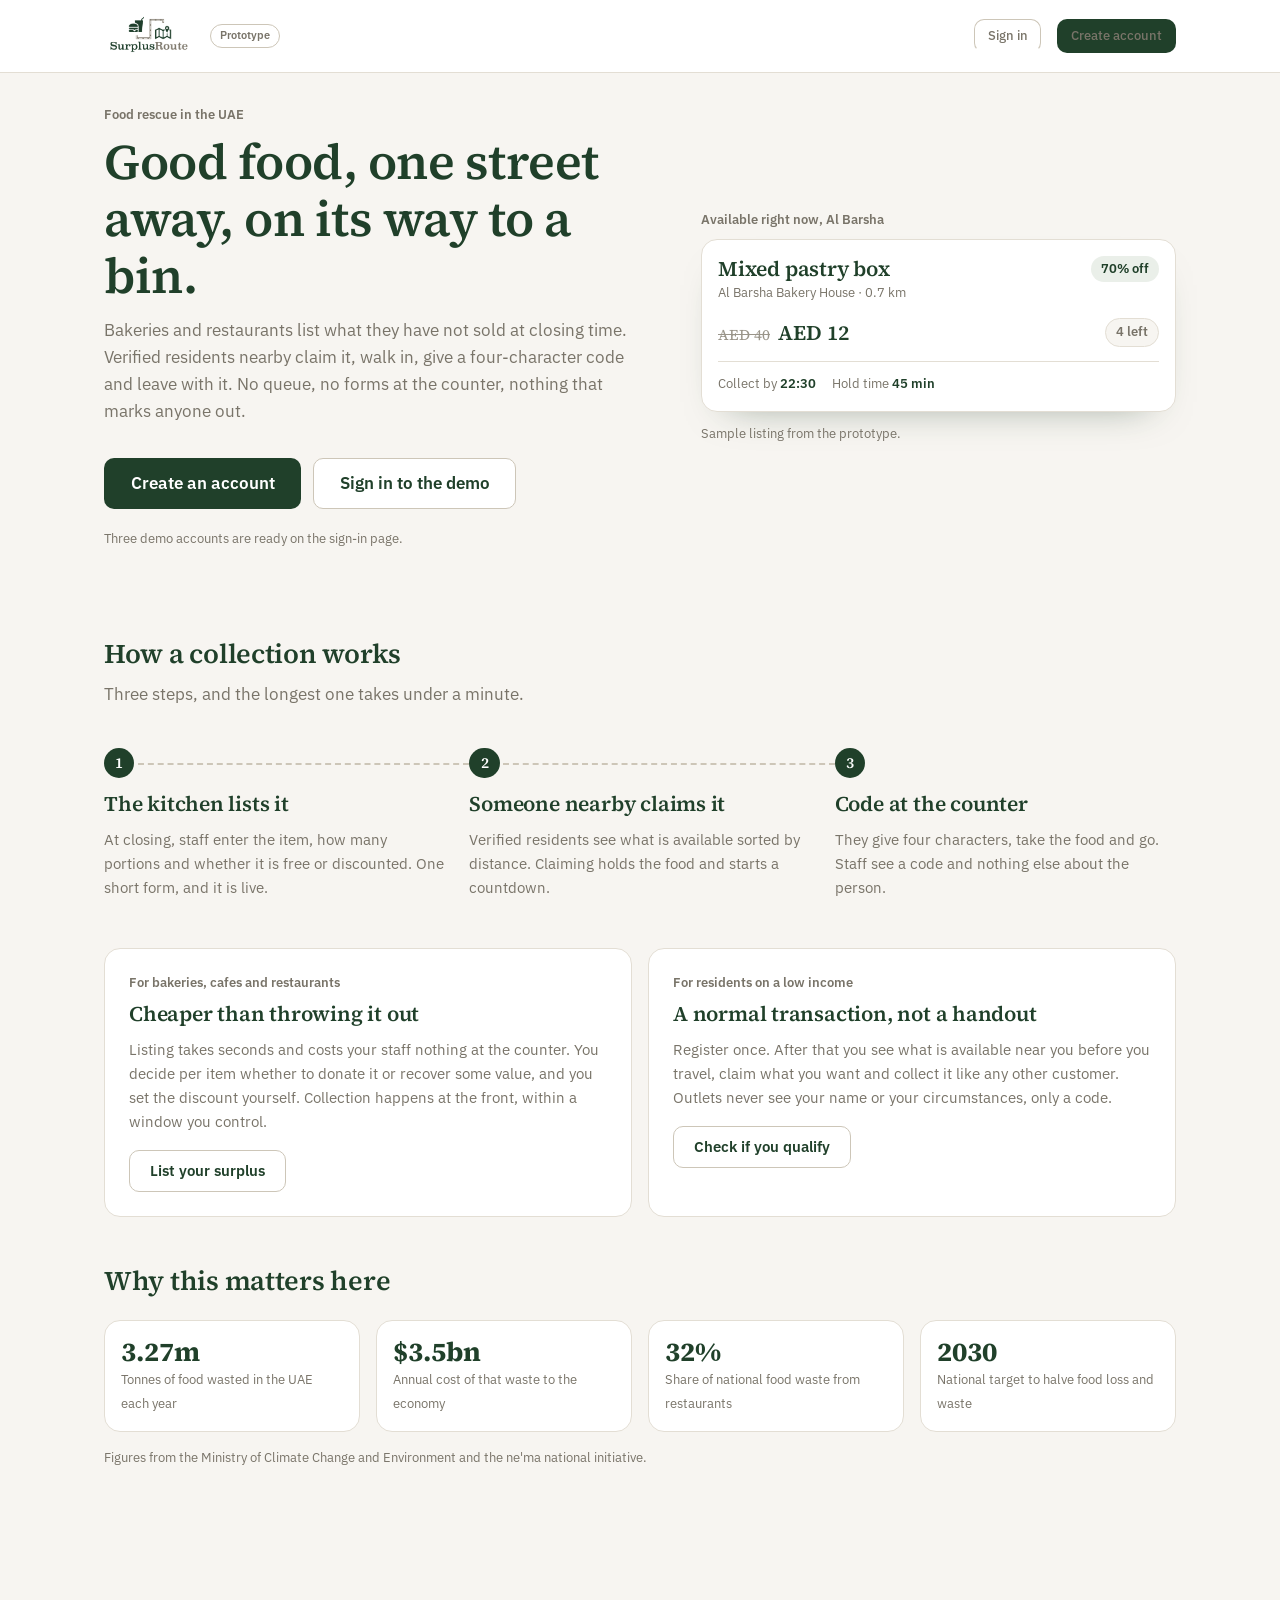
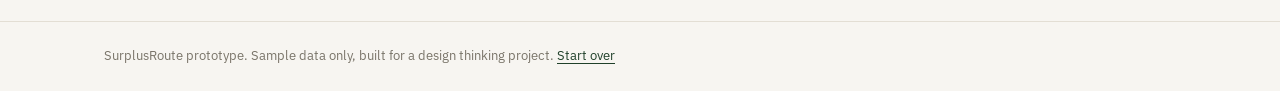
<file: index.html>
<!DOCTYPE html>
<html lang="en">
<head>
<meta charset="utf-8">
<meta name="viewport" content="width=device-width, initial-scale=1">
<title>SurplusRoute — food that was going to be thrown away</title>
<meta name="description" content="SurplusRoute connects bakeries, cafes and restaurants with verified low-income residents nearby, so surplus food is collected instead of binned.">
<link rel="stylesheet" href="assets/styles.css">
</head>
<body>
<a class="skip-link" href="#main">Skip to content</a>
<header class="masthead" data-header></header>

<main id="main">

  <section class="shell page">
    <div class="split">
      <div>
        <p class="eyebrow">Food rescue in the UAE</p>
        <h1 style="font-size:clamp(2.1rem,5.5vw,3.1rem)">Good food, one street away, on its way to a bin.</h1>
        <p class="lede">Bakeries and restaurants list what they have not sold at closing time. Verified
        residents nearby claim it, walk in, give a four-character code and leave with it. No queue, no
        forms at the counter, nothing that marks anyone out.</p>
        <div class="row" style="margin-top:2rem">
          <a class="btn btn-primary btn-lg" href="signup.html">Create an account</a>
          <a class="btn btn-secondary btn-lg" href="login.html">Sign in to the demo</a>
        </div>
        <p class="meta" style="margin-top:1.25rem">Three demo accounts are ready on the sign-in page.</p>
      </div>

      <div>
        <p class="eyebrow">Available right now, Al Barsha</p>
        <div class="listing" style="box-shadow:0 18px 40px -28px rgba(32,64,42,.55)">
          <div class="listing-top">
            <div>
              <h3 class="listing-title">Mixed pastry box</h3>
              <p class="listing-outlet">Al Barsha Bakery House · 0.7 km</p>
            </div>
            <span class="badge badge-discount push">70% off</span>
          </div>
          <div class="row row-between">
            <span class="price"><s>AED 40</s>AED 12</span>
            <span class="badge badge-quiet">4 left</span>
          </div>
          <div class="listing-facts">
            <span>Collect by <b>22:30</b></span>
            <span>Hold time <b>45 min</b></span>
          </div>
        </div>
        <p class="meta" style="margin-top:.75rem">Sample listing from the prototype.</p>
      </div>
    </div>
  </section>

  <section class="shell" style="padding-bottom:3rem">
    <h2>How a collection works</h2>
    <p class="lede" style="margin-bottom:2.5rem">Three steps, and the longest one takes under a minute.</p>
    <ol class="route-steps">
      <li data-step="1">
        <h3>The kitchen lists it</h3>
        <p class="tight muted">At closing, staff enter the item, how many portions and whether it is free
        or discounted. One short form, and it is live.</p>
      </li>
      <li data-step="2">
        <h3>Someone nearby claims it</h3>
        <p class="tight muted">Verified residents see what is available sorted by distance. Claiming
        holds the food and starts a countdown.</p>
      </li>
      <li data-step="3">
        <h3>Code at the counter</h3>
        <p class="tight muted">They give four characters, take the food and go. Staff see a code and
        nothing else about the person.</p>
      </li>
    </ol>
  </section>

  <section class="shell" style="padding-bottom:3rem">
    <div class="grid grid-2">
      <div class="card">
        <p class="eyebrow">For bakeries, cafes and restaurants</p>
        <h3>Cheaper than throwing it out</h3>
        <p class="muted">Listing takes seconds and costs your staff nothing at the counter. You decide per
        item whether to donate it or recover some value, and you set the discount yourself. Collection
        happens at the front, within a window you control.</p>
        <a class="btn btn-secondary" href="signup.html">List your surplus</a>
      </div>
      <div class="card">
        <p class="eyebrow">For residents on a low income</p>
        <h3>A normal transaction, not a handout</h3>
        <p class="muted">Register once. After that you see what is available near you before you travel,
        claim what you want and collect it like any other customer. Outlets never see your name or your
        circumstances, only a code.</p>
        <a class="btn btn-secondary" href="signup.html">Check if you qualify</a>
      </div>
    </div>
  </section>

  <section class="shell" style="padding-bottom:4rem">
    <h2>Why this matters here</h2>
    <div class="stat-row" style="margin-top:1.5rem">
      <div class="stat"><b>3.27m</b><span>Tonnes of food wasted in the UAE each year</span></div>
      <div class="stat"><b>$3.5bn</b><span>Annual cost of that waste to the economy</span></div>
      <div class="stat"><b>32%</b><span>Share of national food waste from restaurants</span></div>
      <div class="stat"><b>2030</b><span>National target to halve food loss and waste</span></div>
    </div>
    <p class="meta" style="margin-top:1rem">Figures from the Ministry of Climate Change and Environment
    and the ne'ma national initiative.</p>
  </section>

</main>

<footer class="footer" data-footer></footer>
<script src="assets/app.js"></script>
</body>
</html>
</file>
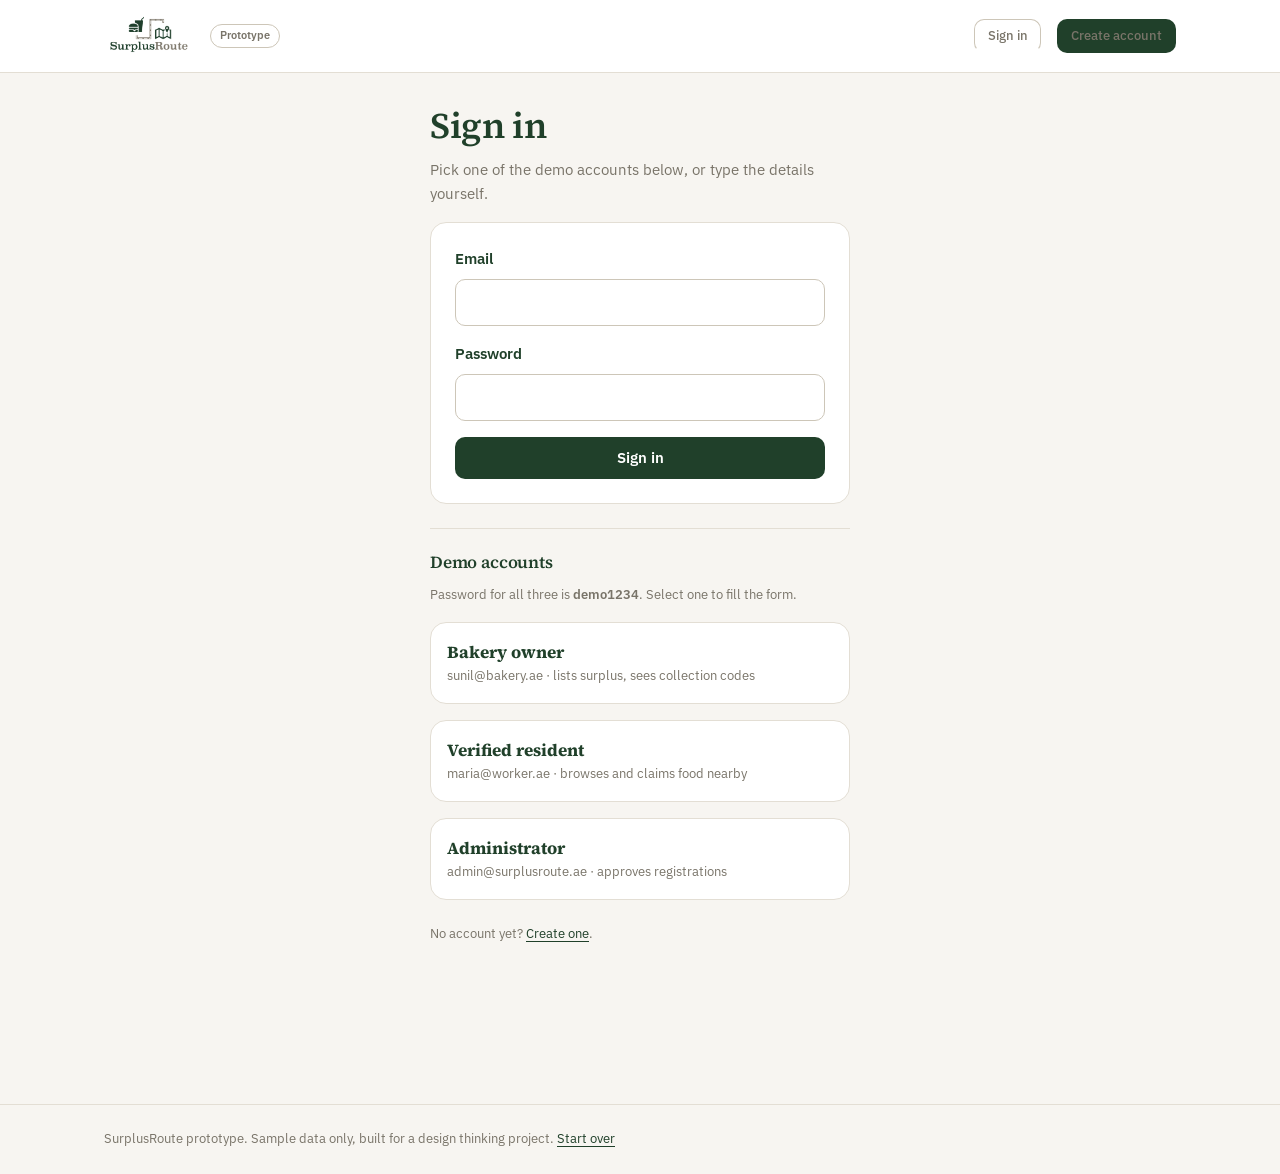
<file: admin-dashboard.html>
<!DOCTYPE html>
<html lang="en">
<head>
<meta charset="utf-8">
<meta name="viewport" content="width=device-width, initial-scale=1">
<title>Overview — SurplusRoute admin</title>
<link rel="stylesheet" href="assets/styles.css">
</head>
<body>
<a class="skip-link" href="#main">Skip to content</a>
<header class="masthead" data-header></header>

<main id="main" class="shell page">

  <h1 class="tight">Overview</h1>
  <p class="meta" style="margin-bottom:1.5rem">Platform activity across Dubai and Sharjah.</p>

  <div class="stat-row" style="margin-bottom:2rem">
    <div class="stat"><b id="pending">3</b><span>Registrations awaiting review</span></div>
    <div class="stat"><b>214</b><span>Verified residents</span></div>
    <div class="stat"><b>31</b><span>Outlets on the platform</span></div>
    <div class="stat"><b>1,840</b><span>Portions collected this month</span></div>
  </div>

  <div class="grid grid-2" style="margin-bottom:2rem">
    <div class="card">
      <p class="eyebrow">Needs attention</p>
      <h3>Three registrations waiting</h3>
      <p class="muted">Most are reviewed within a day. Longer than that and people stop coming back.</p>
      <a class="btn btn-primary" href="admin-review.html">Review registrations</a>
    </div>
    <div class="card">
      <p class="eyebrow">Data held</p>
      <h3>Nothing kept after a decision</h3>
      <p class="muted tight">Identity documents are deleted as soon as a registration is approved or
      rejected. What remains is the decision, the emirate and the date. Outlets can see none of it.</p>
    </div>
  </div>

  <section class="panel">
    <div class="panel-head"><h2 style="font-size:1.3125rem">Recent activity</h2></div>
    <div class="table-wrap">
      <table>
        <thead><tr><th>When</th><th>Outlet</th><th>Listed</th><th>Claimed</th><th>Collected</th></tr></thead>
        <tbody>
          <tr><td class="meta">Tonight</td><td>Al Barsha Bakery House</td><td>10 portions</td><td>6</td><td>4</td></tr>
          <tr><td class="meta">Tonight</td><td>Karama Kitchen</td><td>8 portions</td><td>3</td><td>3</td></tr>
          <tr><td class="meta">Tonight</td><td>Green Fork Cafe</td><td>5 portions</td><td>1</td><td>1</td></tr>
          <tr><td class="meta">Yesterday</td><td>Corniche Grill</td><td>12 portions</td><td>12</td><td>11</td></tr>
          <tr><td class="meta">Yesterday</td><td>Daily Bread Co.</td><td>15 portions</td><td>14</td><td>14</td></tr>
        </tbody>
      </table>
    </div>
  </section>

</main>

<footer class="footer" data-footer></footer>
<script src="assets/app.js"></script>
<script>
const user = requireRole('admin');
const decided = Store.get('decisions', {});
const waiting = SEED_VERIFICATIONS.filter(v => v.status === 'pending' && !decided[v.id]).length;
document.getElementById('pending').textContent = waiting;
</script>
</body>
</html>
</file>
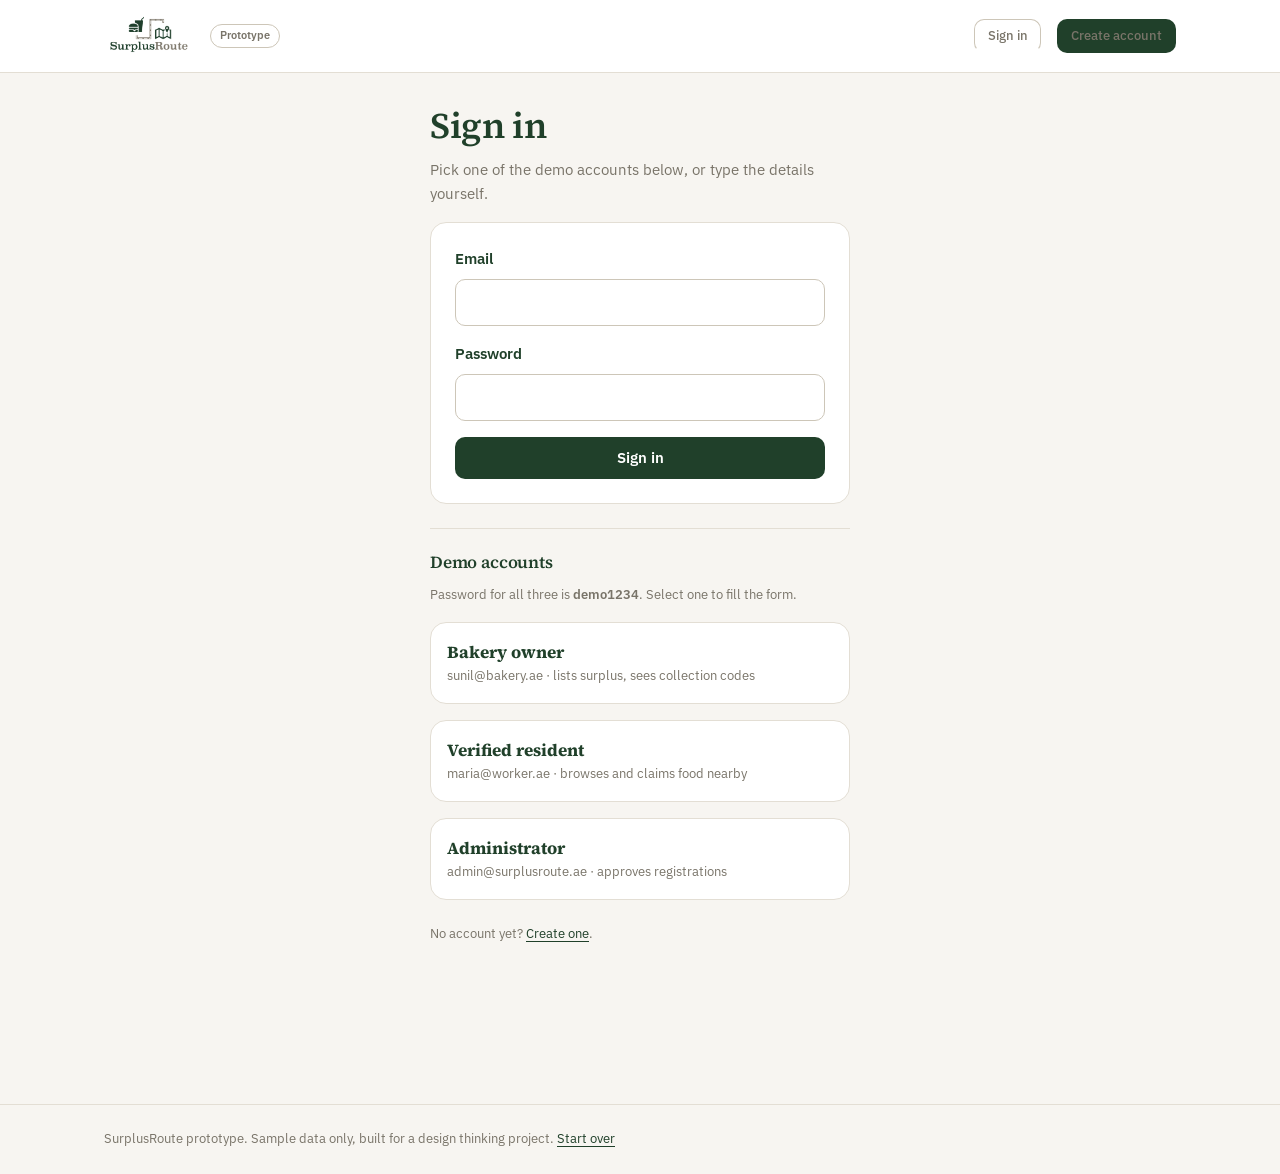
<file: admin-review.html>
<!DOCTYPE html>
<html lang="en">
<head>
<meta charset="utf-8">
<meta name="viewport" content="width=device-width, initial-scale=1">
<title>Verifications — SurplusRoute admin</title>
<link rel="stylesheet" href="assets/styles.css">
</head>
<body>
<a class="skip-link" href="#main">Skip to content</a>
<header class="masthead" data-header></header>

<main id="main" class="shell page">

  <h1 class="tight">Verifications</h1>
  <p class="meta" style="margin-bottom:1.5rem">Approve or reject, then the documents are gone.</p>

  <div class="notice notice-warn" style="margin-bottom:2rem">
    <p class="tight">Deciding deletes the uploaded identity document straight away. Only the outcome,
    the emirate and the date are kept.</p>
  </div>

  <section class="panel" style="margin-bottom:2rem">
    <div class="panel-head">
      <h2 style="font-size:1.3125rem">Waiting for review</h2>
      <span class="meta push" id="count"></span>
    </div>
    <div class="panel-body">
      <div class="stack" id="queue"></div>
      <div class="empty" id="empty" hidden>
        <h3>Queue is clear</h3>
        <p class="muted tight">Nothing waiting. New registrations appear here as they arrive.</p>
      </div>
    </div>
  </section>

  <section class="panel">
    <div class="panel-head"><h2 style="font-size:1.3125rem">Decided</h2></div>
    <div class="table-wrap">
      <table>
        <thead><tr><th>Reference</th><th>Emirate</th><th>Submitted</th><th>Outcome</th><th>Document</th></tr></thead>
        <tbody id="decided"></tbody>
      </table>
    </div>
  </section>

</main>

<footer class="footer" data-footer></footer>
<script src="assets/app.js"></script>
<script>
const user = requireRole('admin');

function decisions() { return Store.get('decisions', {}); }

function render() {
  const made = decisions();
  const waiting = SEED_VERIFICATIONS.filter(v => v.status === 'pending' && !made[v.id]);

  document.getElementById('count').textContent = waiting.length + ' waiting';
  document.getElementById('empty').hidden = waiting.length > 0;

  document.getElementById('queue').innerHTML = waiting.map(v => `
    <div class="card card-tight" data-row="${v.id}">
      <div class="row row-between" style="margin-bottom:.75rem">
        <div>
          <h3 class="tight" style="font-size:1.0625rem">${v.name}</h3>
          <p class="meta tight">${v.id} · ${v.emirate} · submitted ${v.submitted}</p>
        </div>
        <span class="badge badge-quiet push">${v.docs}</span>
      </div>
      <div class="row">
        <button class="btn btn-primary btn-sm" type="button" data-approve="${v.id}">Approve</button>
        <button class="btn btn-danger btn-sm" type="button" data-reject="${v.id}">Reject</button>
        <span class="meta push">Income band declared: under AED 3,000</span>
      </div>
    </div>`).join('');

  const done = SEED_VERIFICATIONS
    .filter(v => v.status === 'approved' || made[v.id])
    .map(v => {
      const outcome = made[v.id] || 'approved';
      return `<tr>
        <td><b>${v.id}</b></td>
        <td class="meta">${v.emirate}</td>
        <td class="meta">${v.submitted}</td>
        <td><span class="badge ${outcome === 'approved' ? 'badge-discount' : 'badge-quiet'}">
          ${outcome === 'approved' ? 'Approved' : 'Rejected'}</span></td>
        <td class="meta">Deleted</td>
      </tr>`;
    }).join('');

  document.getElementById('decided').innerHTML = done;

  document.querySelectorAll('[data-approve]').forEach(b =>
    b.addEventListener('click', () => decide(b.dataset.approve, 'approved')));
  document.querySelectorAll('[data-reject]').forEach(b =>
    b.addEventListener('click', () => decide(b.dataset.reject, 'rejected')));
}

function decide(id, outcome) {
  const made = decisions();
  made[id] = outcome;
  Store.set('decisions', made);
  render();
}

render();
</script>
</body>
</html>
</file>
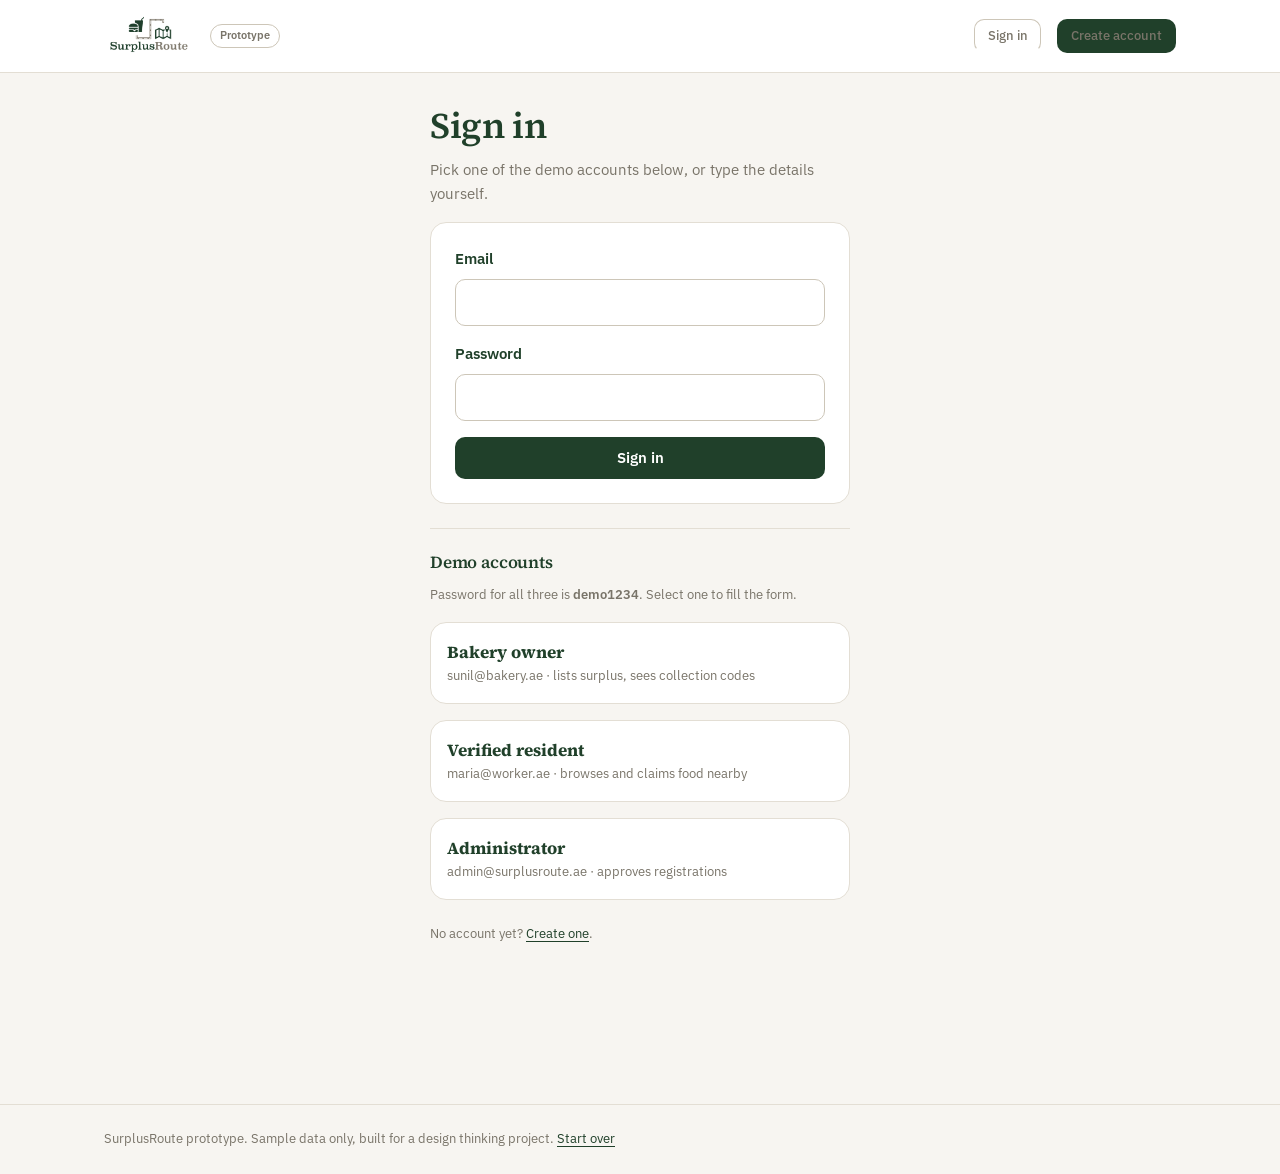
<file: login.html>
<!DOCTYPE html>
<html lang="en">
<head>
<meta charset="utf-8">
<meta name="viewport" content="width=device-width, initial-scale=1">
<title>Sign in — SurplusRoute</title>
<link rel="stylesheet" href="assets/styles.css">
</head>
<body>
<a class="skip-link" href="#main">Skip to content</a>
<header class="masthead" data-header></header>

<main id="main" class="shell page">
  <div class="auth-shell">
    <h1>Sign in</h1>
    <p class="muted">Pick one of the demo accounts below, or type the details yourself.</p>

    <form class="card" id="loginForm" novalidate>
      <div class="field">
        <label for="email">Email</label>
        <input type="email" id="email" name="email" autocomplete="username" required>
      </div>
      <div class="field">
        <label for="password">Password</label>
        <input type="password" id="password" name="password" autocomplete="current-password" required>
      </div>
      <p class="notice notice-warn" id="loginError" hidden>
        Those details do not match a demo account. Use one of the three below.
      </p>
      <button class="btn btn-primary btn-block" type="submit">Sign in</button>
    </form>

    <hr class="divider">

    <h2 style="font-size:1.0625rem">Demo accounts</h2>
    <p class="meta">Password for all three is <b>demo1234</b>. Select one to fill the form.</p>

    <div class="stack" style="margin-top:1rem">
      <button class="card card-tight" type="button" data-fill="sunil@bakery.ae"
              style="text-align:left;cursor:pointer;width:100%;font:inherit">
        <strong style="font-family:var(--serif);font-size:1.0625rem;color:var(--forest)">Bakery owner</strong>
        <div class="meta">sunil@bakery.ae · lists surplus, sees collection codes</div>
      </button>
      <button class="card card-tight" type="button" data-fill="maria@worker.ae"
              style="text-align:left;cursor:pointer;width:100%;font:inherit">
        <strong style="font-family:var(--serif);font-size:1.0625rem;color:var(--forest)">Verified resident</strong>
        <div class="meta">maria@worker.ae · browses and claims food nearby</div>
      </button>
      <button class="card card-tight" type="button" data-fill="admin@surplusroute.ae"
              style="text-align:left;cursor:pointer;width:100%;font:inherit">
        <strong style="font-family:var(--serif);font-size:1.0625rem;color:var(--forest)">Administrator</strong>
        <div class="meta">admin@surplusroute.ae · approves registrations</div>
      </button>
    </div>

    <p class="meta" style="margin-top:1.5rem">No account yet? <a href="signup.html">Create one</a>.</p>
  </div>
</main>

<footer class="footer" data-footer></footer>
<script src="assets/app.js"></script>
<script>
const HOME = { outlet: 'outlet-dashboard.html', user: 'user-browse.html', admin: 'admin-dashboard.html' };

document.querySelectorAll('[data-fill]').forEach(btn => {
  btn.addEventListener('click', () => {
    document.getElementById('email').value = btn.dataset.fill;
    document.getElementById('password').value = 'demo1234';
    document.getElementById('loginError').hidden = true;
    document.getElementById('email').focus();
  });
});

document.getElementById('loginForm').addEventListener('submit', e => {
  e.preventDefault();
  const email = document.getElementById('email').value.trim().toLowerCase();
  const pass = document.getElementById('password').value;
  const match = DEMO_ACCOUNTS.find(a => a.email === email && a.password === pass);

  if (!match) {
    document.getElementById('loginError').hidden = false;
    return;
  }
  Store.set('session', { email: match.email, role: match.role, name: match.name, org: match.org });
  window.location.href = HOME[match.role];
});
</script>
</body>
</html>
</file>
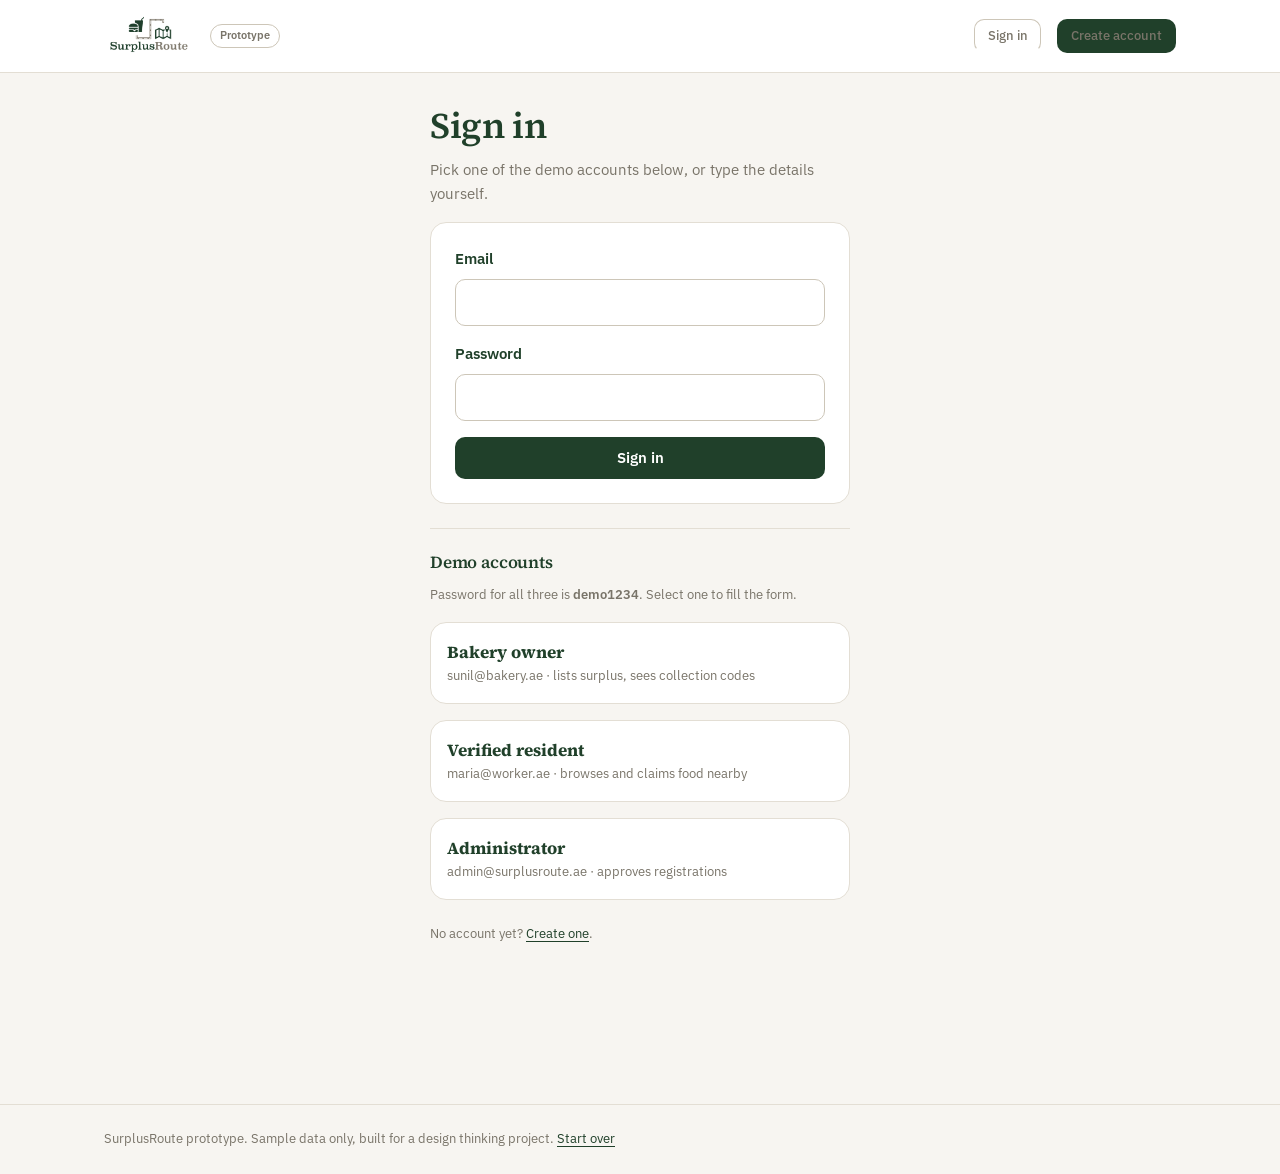
<file: outlet-dashboard.html>
<!DOCTYPE html>
<html lang="en">
<head>
<meta charset="utf-8">
<meta name="viewport" content="width=device-width, initial-scale=1">
<title>Your listings — SurplusRoute</title>
<link rel="stylesheet" href="assets/styles.css">
</head>
<body>
<a class="skip-link" href="#main">Skip to content</a>
<header class="masthead" data-header></header>

<main id="main" class="shell page">

  <div class="row row-between" style="margin-bottom:1.5rem">
    <div>
      <h1 class="tight" id="outletName">Al Barsha Bakery House</h1>
      <p class="meta">Tonight's surplus, and what has been claimed so far.</p>
    </div>
    <a class="btn btn-primary btn-lg push" href="outlet-new-listing.html">List surplus</a>
  </div>

  <div class="stat-row" style="margin-bottom:2rem">
    <div class="stat"><b id="statLive">2</b><span>Listings live now</span></div>
    <div class="stat"><b id="statClaimed">6</b><span>Portions claimed tonight</span></div>
    <div class="stat"><b>38 kg</b><span>Kept out of waste this month</span></div>
    <div class="stat"><b>AED 410</b><span>Recovered on discounted items</span></div>
  </div>

  <section class="panel" style="margin-bottom:2rem">
    <div class="panel-head">
      <h2 style="font-size:1.3125rem">Live tonight</h2>
      <span class="badge badge-live push">Collection window open</span>
    </div>
    <div class="panel-body">
      <div class="listing-list" id="mine"></div>
    </div>
  </section>

  <section class="panel">
    <div class="panel-head"><h2 style="font-size:1.3125rem">Earlier this week</h2></div>
    <div class="table-wrap">
      <table>
        <thead>
          <tr><th>Item</th><th>Portions</th><th>Type</th><th>Collected</th><th>Recovered</th></tr>
        </thead>
        <tbody>
          <tr><td>Croissants and danishes</td><td>7</td><td><span class="badge badge-discount">65% off</span></td><td>7 of 7</td><td>AED 84</td></tr>
          <tr><td>Day-old loaves</td><td>12</td><td><span class="badge badge-free">Donated</span></td><td>11 of 12</td><td>—</td></tr>
          <tr><td>Sandwich selection</td><td>5</td><td><span class="badge badge-discount">70% off</span></td><td>4 of 5</td><td>AED 28</td></tr>
          <tr><td>Cheese rolls</td><td>6</td><td><span class="badge badge-free">Donated</span></td><td>6 of 6</td><td>—</td></tr>
        </tbody>
      </table>
    </div>
  </section>

</main>

<footer class="footer" data-footer></footer>
<script src="assets/app.js"></script>
<script>
const user = requireRole('outlet');
if (user) {
  document.getElementById('outletName').textContent = user.org || 'Your outlet';

  const mine = listings().filter(l => l.mine);
  document.getElementById('statLive').textContent = mine.length;
  document.getElementById('statClaimed').textContent = mine.reduce((n, l) => n + l.claimed, 0);

  document.getElementById('mine').innerHTML = mine.map(l => `
    <a class="listing" href="outlet-listing.html?id=${l.id}">
      <div class="listing-top">
        <div>
          <h3 class="listing-title">${l.item}</h3>
          <p class="listing-outlet">Listed ${l.id}</p>
        </div>
        <span class="badge ${l.type === 'free' ? 'badge-free' : 'badge-discount'} push">
          ${l.type === 'free' ? 'Donated' : l.discount + '% off'}
        </span>
      </div>
      <div class="row row-between">
        <span class="price">${l.type === 'free' ? 'Free' : money(l.now)}</span>
        <span class="badge badge-quiet">${l.claimed} of ${l.portions} claimed</span>
      </div>
      <div class="listing-facts">
        <span>Collect by <b>${l.closes}</b></span>
        <span>View codes</span>
      </div>
    </a>`).join('');
}
</script>
</body>
</html>
</file>
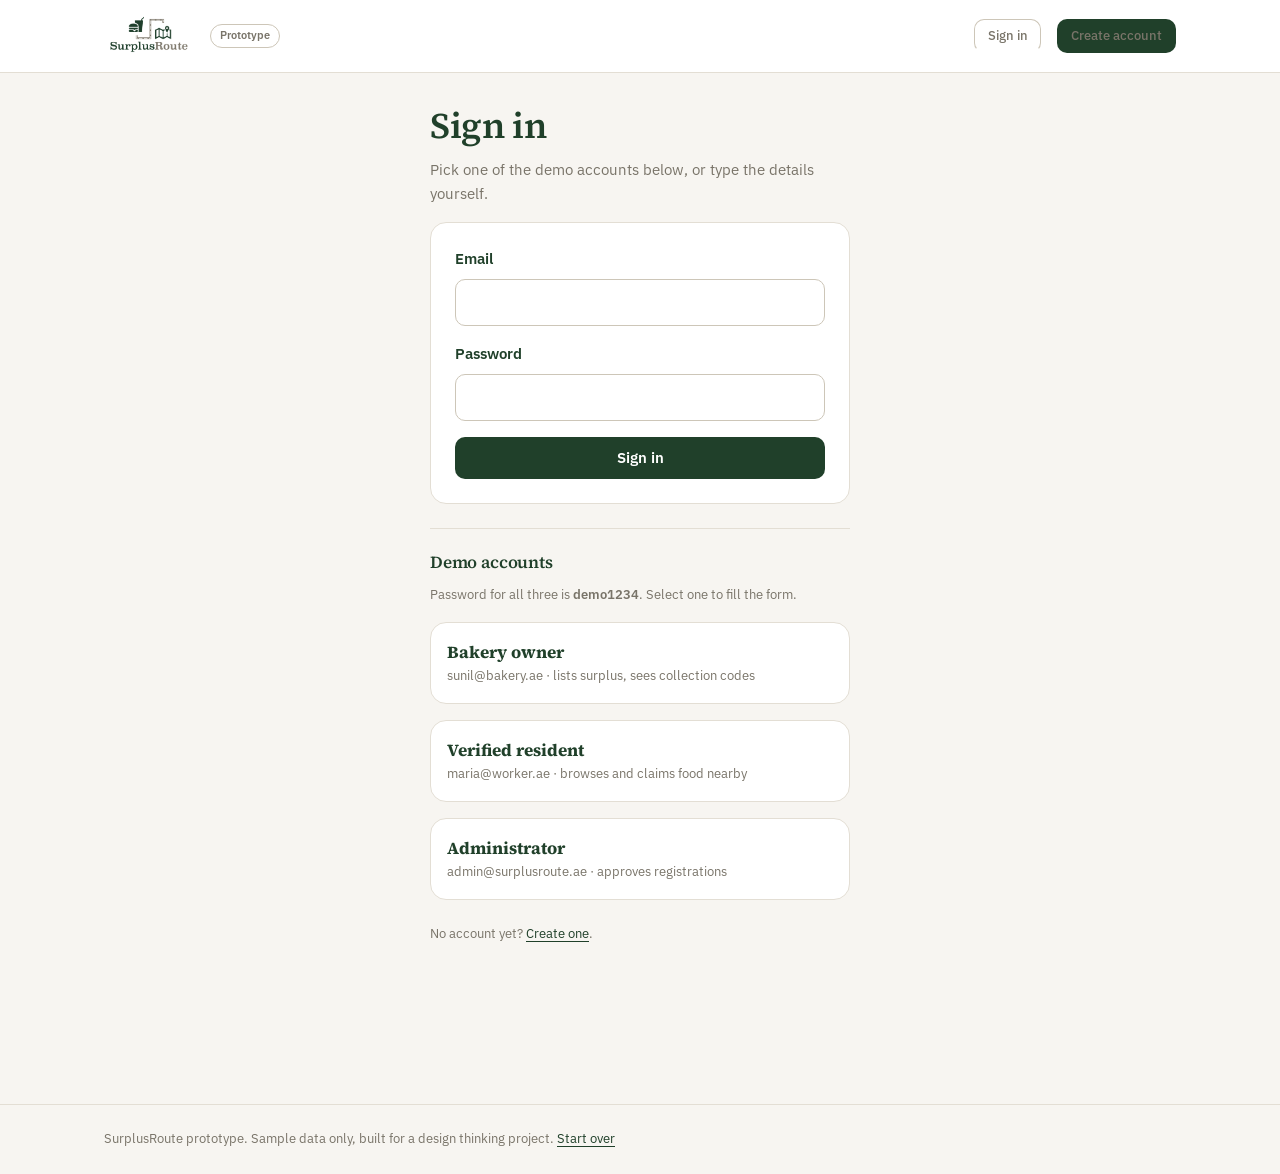
<file: outlet-listing.html>
<!DOCTYPE html>
<html lang="en">
<head>
<meta charset="utf-8">
<meta name="viewport" content="width=device-width, initial-scale=1">
<title>Listing detail — SurplusRoute</title>
<link rel="stylesheet" href="assets/styles.css">
</head>
<body>
<a class="skip-link" href="#main">Skip to content</a>
<header class="masthead" data-header></header>

<main id="main" class="shell page">
  <p class="eyebrow"><a href="outlet-dashboard.html">Back to listings</a></p>

  <div class="notice" id="published" hidden>
    <p class="tight"><b>Published.</b> It is now visible to verified residents nearby.</p>
  </div>

  <div class="row row-between" style="margin:1.5rem 0">
    <div>
      <h1 class="tight" id="title">Mixed pastry box</h1>
      <p class="meta" id="sub">Listing L-2481</p>
    </div>
    <a class="btn btn-danger push" href="outlet-dashboard.html">Remove listing</a>
  </div>

  <div class="grid grid-2" style="margin-bottom:2rem">
    <div class="card">
      <p class="eyebrow">Listing</p>
      <div class="stack">
        <div class="row row-between"><span class="muted">Portions</span><b id="fPortions">6</b></div>
        <div class="row row-between"><span class="muted">Claimed</span><b id="fClaimed">2</b></div>
        <div class="row row-between"><span class="muted">Type</span><span id="fType"></span></div>
        <div class="row row-between"><span class="muted">Collector pays</span><b id="fPrice">AED 12</b></div>
        <div class="row row-between"><span class="muted">Collect by</span><b id="fCloses">22:30</b></div>
      </div>
    </div>

    <div class="card">
      <p class="eyebrow">What your staff do</p>
      <p class="muted">Somebody comes to the counter and says four characters. Find the code in the list
      below, hand over the food, tap collected. That is the whole process.</p>
      <p class="muted tight">If a code is not on the list, it is not a valid claim.</p>
    </div>
  </div>

  <section class="panel">
    <div class="panel-head">
      <h2 style="font-size:1.3125rem">Collection codes</h2>
      <span class="meta push">Codes expire when the window closes</span>
    </div>
    <div class="table-wrap">
      <table>
        <thead>
          <tr><th>Code</th><th>Claimed at</th><th>Status</th><th></th></tr>
        </thead>
        <tbody id="codes"></tbody>
      </table>
    </div>
  </section>
</main>

<footer class="footer" data-footer></footer>
<script src="assets/app.js"></script>
<script>
const user = requireRole('outlet');
const params = new URLSearchParams(location.search);
const listing = findListing(params.get('id')) || listings()[0];

if (params.get('new')) document.getElementById('published').hidden = false;

if (listing) {
  document.getElementById('title').textContent = listing.item;
  document.getElementById('sub').textContent = 'Listing ' + listing.id + ' · ' + listing.outlet;
  document.getElementById('fPortions').textContent = listing.portions;
  document.getElementById('fClaimed').textContent = listing.claimed;
  document.getElementById('fType').innerHTML = listing.type === 'free'
    ? '<span class="badge badge-free">Donated</span>'
    : '<span class="badge badge-discount">' + listing.discount + '% off</span>';
  document.getElementById('fPrice').textContent = listing.type === 'free' ? 'Free' : money(listing.now);
  document.getElementById('fCloses').textContent = listing.closes;

  const times = ['21:04', '21:18', '21:26', '21:41', '21:52', '22:03'];
  const rows = [];
  for (let i = 0; i < listing.claimed; i++) {
    rows.push(`<tr>
      <td class="code-cell">${makeCode()}</td>
      <td class="meta">${times[i % times.length]}</td>
      <td><span class="badge badge-quiet">Waiting</span></td>
      <td><button class="btn btn-secondary btn-sm" type="button" data-collect>Mark collected</button></td>
    </tr>`);
  }

  document.getElementById('codes').innerHTML = rows.length ? rows.join('') :
    `<tr><td colspan="4"><div class="empty">
      <p class="tight muted">Nothing claimed yet. Codes appear here the moment someone claims a portion.</p>
    </div></td></tr>`;

  document.querySelectorAll('[data-collect]').forEach(btn => {
    btn.addEventListener('click', () => {
      const row = btn.closest('tr');
      row.querySelector('.badge').outerHTML = '<span class="badge badge-free">Collected</span>';
      btn.replaceWith(Object.assign(document.createElement('span'), { className: 'meta', textContent: 'Done' }));
    });
  });
}
</script>
</body>
</html>
</file>
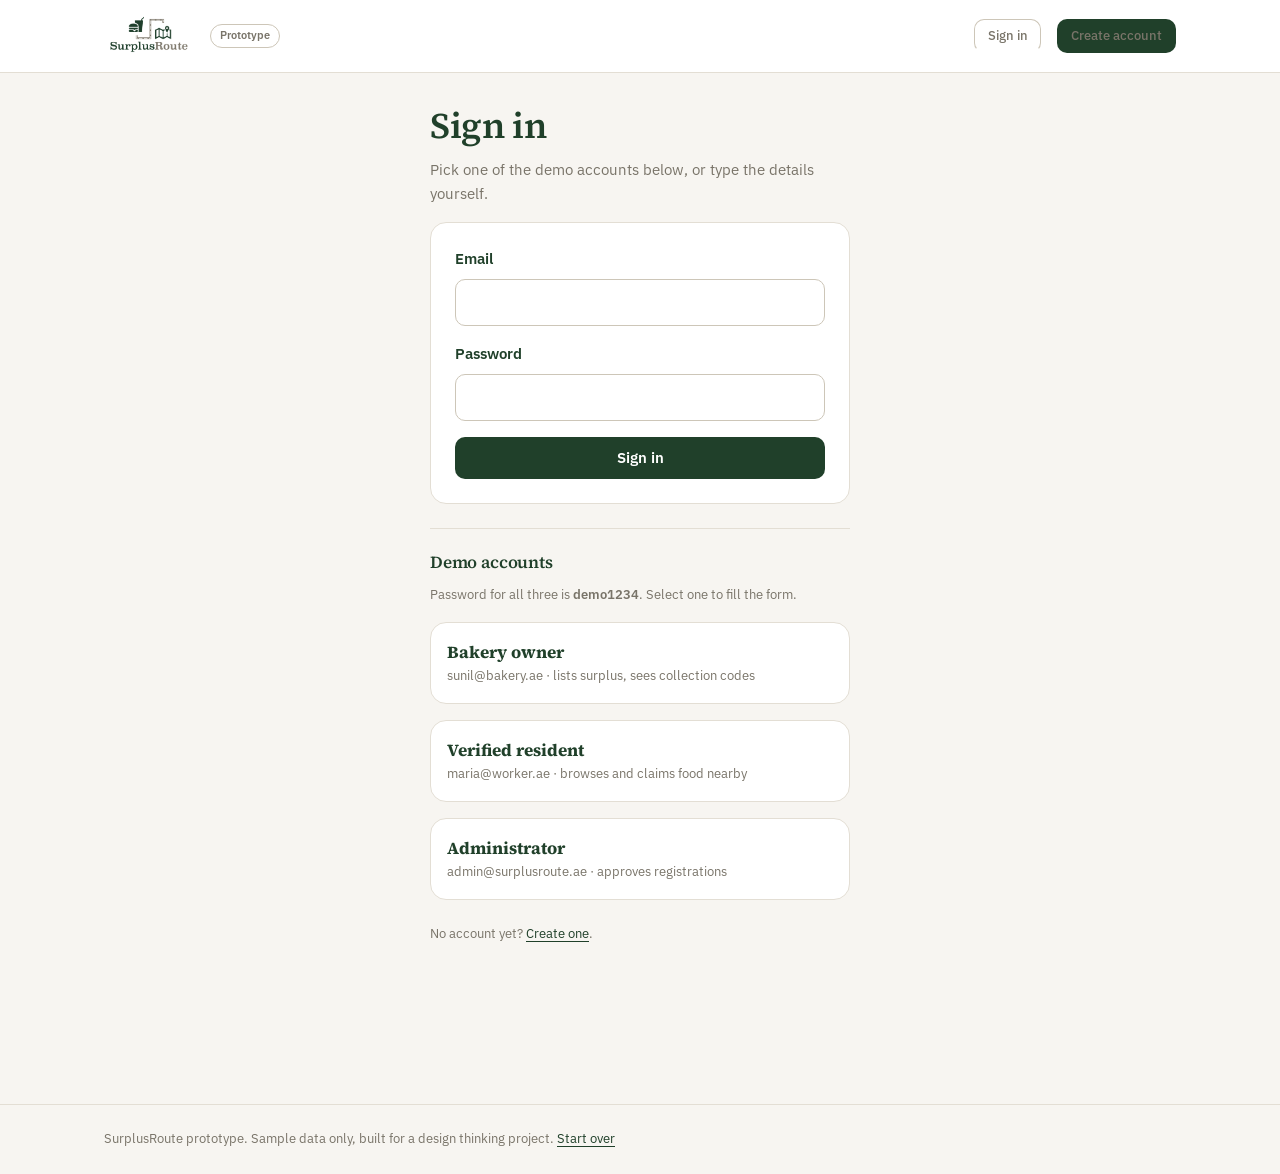
<file: outlet-new-listing.html>
<!DOCTYPE html>
<html lang="en">
<head>
<meta charset="utf-8">
<meta name="viewport" content="width=device-width, initial-scale=1">
<title>List surplus — SurplusRoute</title>
<link rel="stylesheet" href="assets/styles.css">
</head>
<body>
<a class="skip-link" href="#main">Skip to content</a>
<header class="masthead" data-header></header>

<main id="main" class="shell page">
  <div style="max-width:620px">
    <p class="eyebrow"><a href="outlet-dashboard.html">Back to listings</a></p>
    <h1>List surplus</h1>
    <p class="lede">Three questions. It goes live the moment you save it.</p>

    <form class="card" id="listingForm" novalidate>

      <div class="field">
        <label for="item">What is it?</label>
        <input type="text" id="item" placeholder="Mixed pastry box" required>
      </div>

      <div class="field">
        <label for="portions">How many portions?</label>
        <input type="number" id="portions" min="1" max="99" value="6" required>
      </div>

      <div class="field">
        <label>Free or discounted?</label>
        <div class="choice-set">
          <label class="choice">
            <input type="radio" name="ltype" value="discount" checked>
            <strong>Discounted</strong>
            <span>You recover some value</span>
          </label>
          <label class="choice">
            <input type="radio" name="ltype" value="free">
            <strong>Donated</strong>
            <span>Free to collect</span>
          </label>
        </div>
      </div>

      <div class="field" id="priceBlock">
        <label for="discount">Discount: <span class="serif-num" id="discountOut">70%</span></label>
        <input type="range" id="discount" min="30" max="90" step="5" value="70">
        <div class="row row-between" style="margin-top:.75rem">
          <span class="meta">Normal price</span>
          <div style="width:120px"><input type="number" id="was" value="40" min="1"></div>
        </div>
        <div class="row row-between" style="margin-top:.5rem">
          <span class="meta">Collector pays</span>
          <span class="price" id="nowOut">AED 12</span>
        </div>
      </div>

      <hr class="divider">

      <div class="field">
        <label for="closes">Collect by</label>
        <p class="hint">Claims expire on their own when this time passes.</p>
        <input type="time" id="closes" value="22:30" required>
      </div>

      <button class="btn btn-primary btn-block btn-lg" type="submit">Publish listing</button>
      <p class="meta" style="text-align:center;margin:1rem 0 0">Nobody enters the kitchen. Collection
      happens at your counter.</p>
    </form>
  </div>
</main>

<footer class="footer" data-footer></footer>
<script src="assets/app.js"></script>
<script>
const user = requireRole('outlet');

const discount = document.getElementById('discount');
const was = document.getElementById('was');
const priceBlock = document.getElementById('priceBlock');

function refreshPrice() {
  const pct = Number(discount.value);
  const base = Number(was.value) || 0;
  document.getElementById('discountOut').textContent = pct + '%';
  document.getElementById('nowOut').textContent = money(Math.max(0, Math.round(base * (1 - pct / 100))));
}

discount.addEventListener('input', refreshPrice);
was.addEventListener('input', refreshPrice);
refreshPrice();

document.querySelectorAll('input[name="ltype"]').forEach(r => {
  r.addEventListener('change', () => { priceBlock.hidden = r.value === 'free' && r.checked; });
});

document.getElementById('listingForm').addEventListener('submit', e => {
  e.preventDefault();
  const type = document.querySelector('input[name="ltype"]:checked').value;
  const pct = Number(discount.value);
  const base = Number(was.value) || 0;

  const entry = {
    id: 'L-' + Math.floor(2500 + Math.random() * 400),
    outlet: user.org || 'Your outlet',
    area: 'Al Barsha 1, Dubai',
    item: document.getElementById('item').value.trim() || 'Mixed pastry box',
    portions: Number(document.getElementById('portions').value) || 1,
    claimed: 0,
    type: type,
    discount: type === 'free' ? 100 : pct,
    was: base,
    now: type === 'free' ? 0 : Math.max(0, Math.round(base * (1 - pct / 100))),
    closes: document.getElementById('closes').value || '22:30',
    distance: 0.7,
    mine: true
  };

  const saved = Store.get('newListings', []);
  saved.unshift(entry);
  Store.set('newListings', saved);
  window.location.href = 'outlet-listing.html?id=' + entry.id + '&new=1';
});
</script>
</body>
</html>
</file>
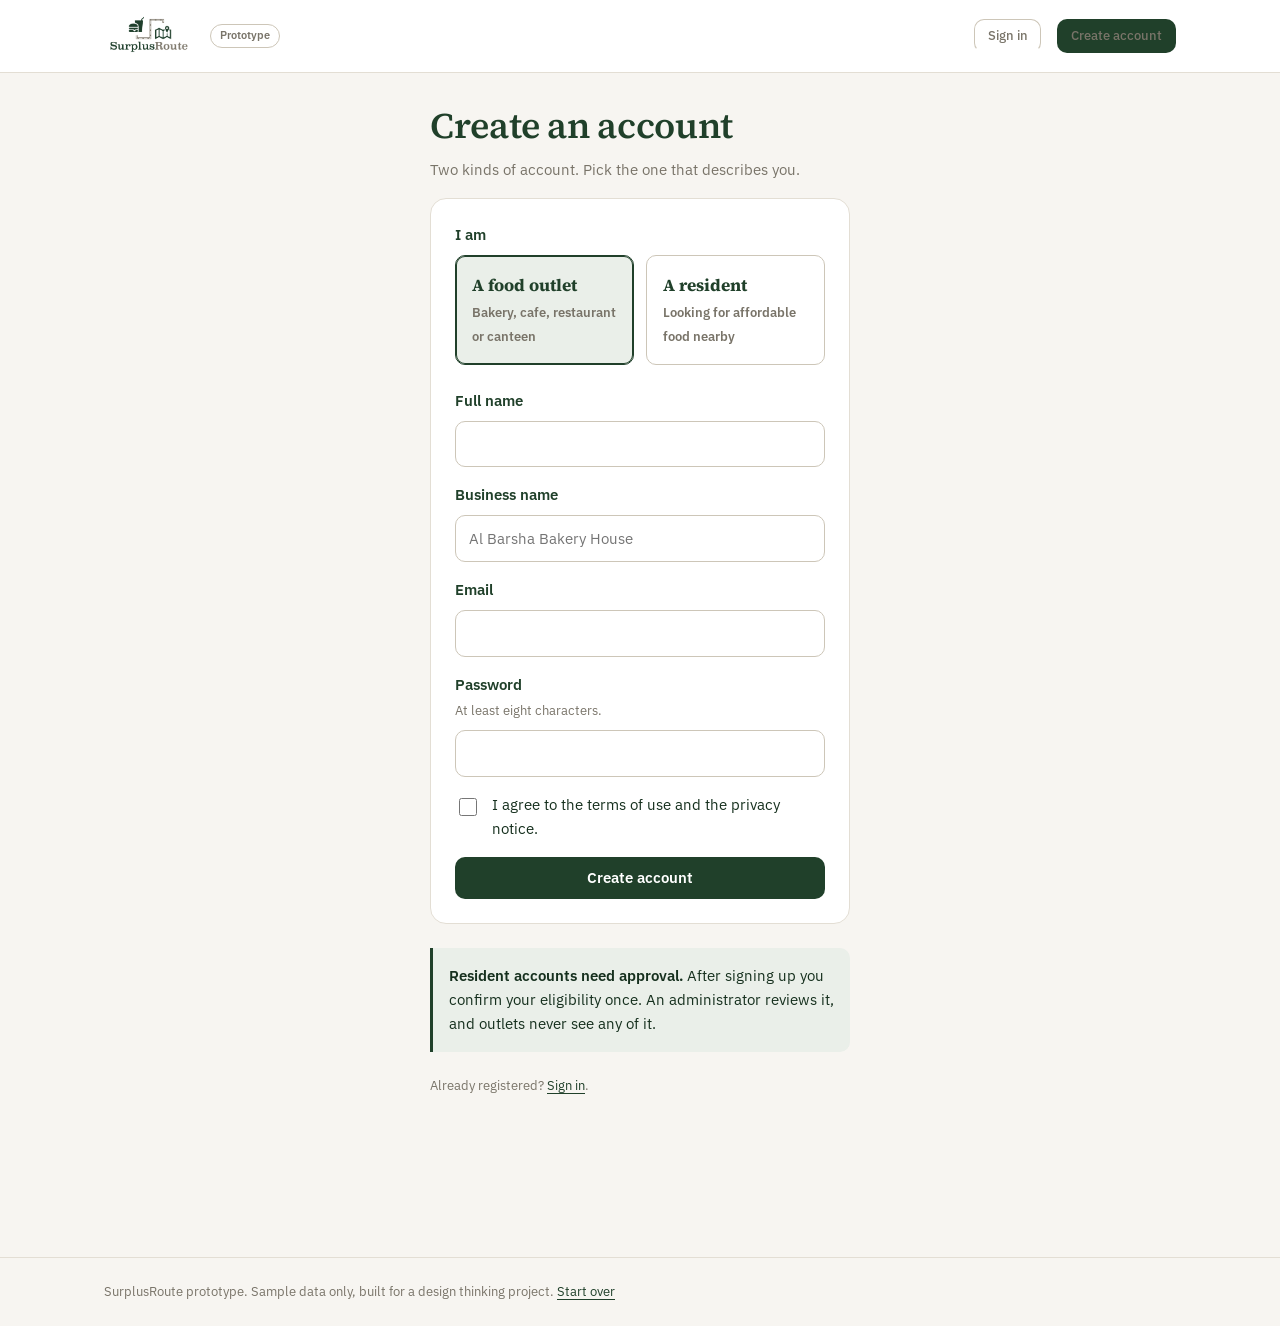
<file: signup.html>
<!DOCTYPE html>
<html lang="en">
<head>
<meta charset="utf-8">
<meta name="viewport" content="width=device-width, initial-scale=1">
<title>Create an account — SurplusRoute</title>
<link rel="stylesheet" href="assets/styles.css">
</head>
<body>
<a class="skip-link" href="#main">Skip to content</a>
<header class="masthead" data-header></header>

<main id="main" class="shell page">
  <div class="auth-shell">
    <h1>Create an account</h1>
    <p class="muted">Two kinds of account. Pick the one that describes you.</p>

    <form class="card" id="signupForm" novalidate>
      <div class="field">
        <label>I am</label>
        <div class="choice-set">
          <label class="choice">
            <input type="radio" name="role" value="outlet" checked>
            <strong>A food outlet</strong>
            <span>Bakery, cafe, restaurant or canteen</span>
          </label>
          <label class="choice">
            <input type="radio" name="role" value="user">
            <strong>A resident</strong>
            <span>Looking for affordable food nearby</span>
          </label>
        </div>
      </div>

      <div class="field">
        <label for="name">Full name</label>
        <input type="text" id="name" required>
      </div>

      <div class="field" id="orgField">
        <label for="org">Business name</label>
        <input type="text" id="org" placeholder="Al Barsha Bakery House">
      </div>

      <div class="field">
        <label for="email2">Email</label>
        <input type="email" id="email2" autocomplete="username" required>
      </div>

      <div class="field">
        <label for="pass2">Password</label>
        <p class="hint">At least eight characters.</p>
        <input type="password" id="pass2" autocomplete="new-password" required>
      </div>

      <div class="checkline">
        <input type="checkbox" id="terms" required>
        <label for="terms">I agree to the terms of use and the privacy notice.</label>
      </div>

      <button class="btn btn-primary btn-block" type="submit">Create account</button>
    </form>

    <div class="notice" style="margin-top:1.5rem">
      <p class="tight"><b>Resident accounts need approval.</b> After signing up you confirm your
      eligibility once. An administrator reviews it, and outlets never see any of it.</p>
    </div>

    <p class="meta" style="margin-top:1.5rem">Already registered? <a href="login.html">Sign in</a>.</p>
  </div>
</main>

<footer class="footer" data-footer></footer>
<script src="assets/app.js"></script>
<script>
const orgField = document.getElementById('orgField');

document.querySelectorAll('input[name="role"]').forEach(r => {
  r.addEventListener('change', () => {
    orgField.hidden = r.value === 'user' && r.checked;
  });
});

document.getElementById('signupForm').addEventListener('submit', e => {
  e.preventDefault();
  const role = document.querySelector('input[name="role"]:checked').value;
  const name = document.getElementById('name').value.trim() || (role === 'outlet' ? 'Sunil Varghese' : 'New resident');
  const org = document.getElementById('org').value.trim() || 'Al Barsha Bakery House';
  const email = document.getElementById('email2').value.trim() || (role === 'outlet' ? 'sunil@bakery.ae' : 'new@worker.ae');

  Store.set('session', { email, role, name, org: role === 'outlet' ? org : 'Dubai' });
  window.location.href = role === 'outlet' ? 'outlet-dashboard.html' : 'user-verify.html';
});
</script>
</body>
</html>
</file>
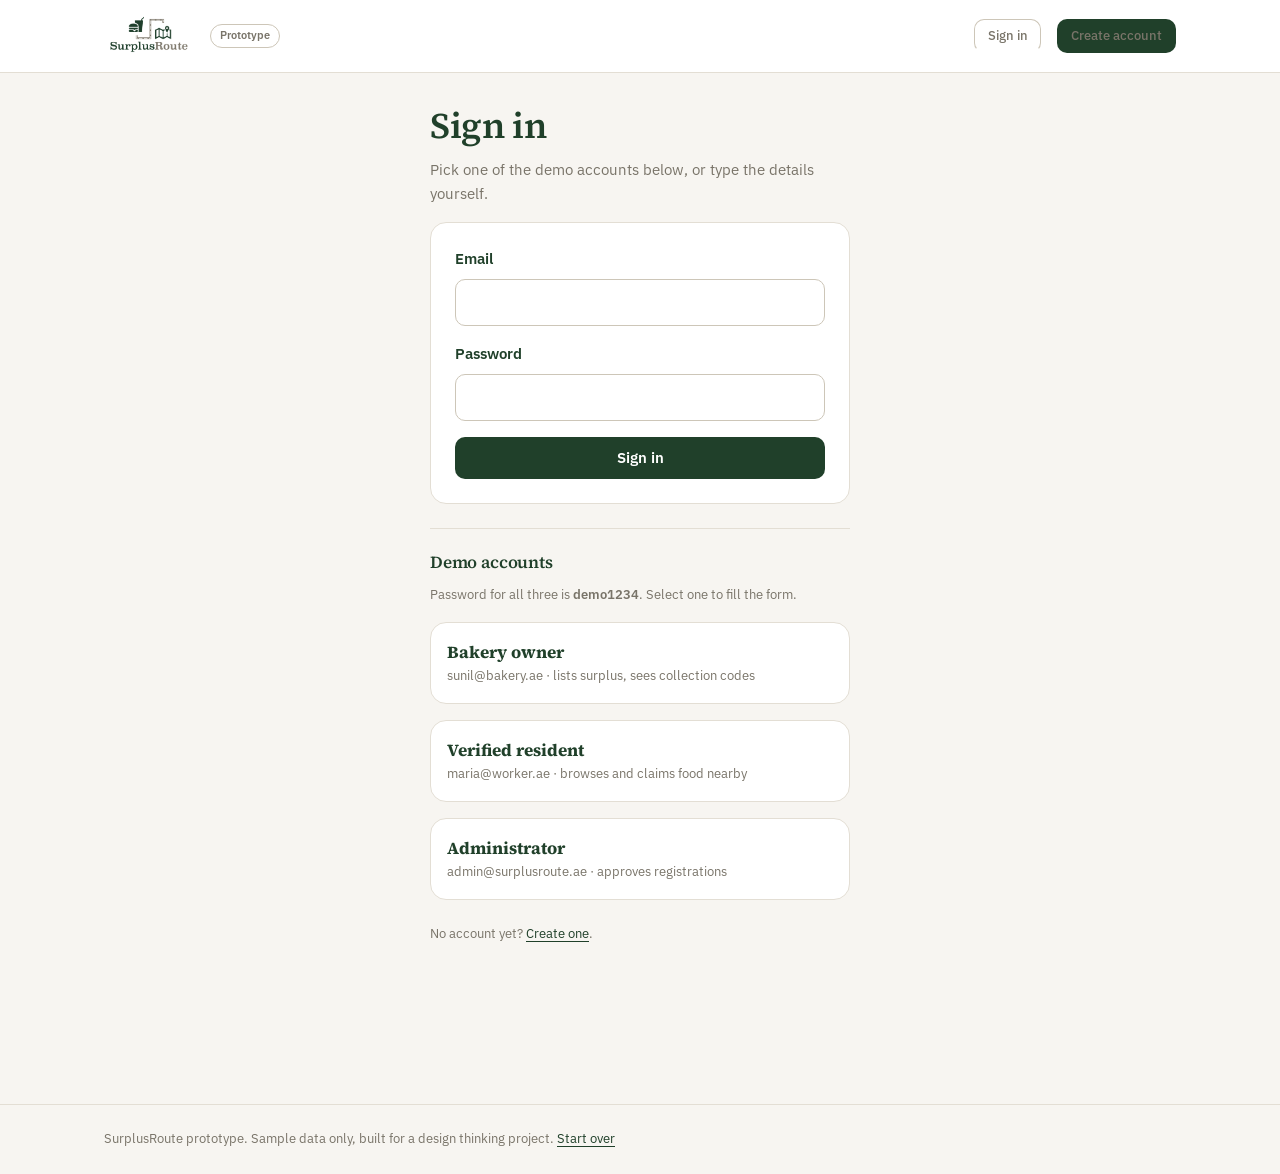
<file: user-browse.html>
<!DOCTYPE html>
<html lang="en">
<head>
<meta charset="utf-8">
<meta name="viewport" content="width=device-width, initial-scale=1">
<title>Available nearby — SurplusRoute</title>
<link rel="stylesheet" href="assets/styles.css">
</head>
<body>
<a class="skip-link" href="#main">Skip to content</a>
<header class="masthead" data-header></header>

<main id="main" class="shell page">

  <h1 class="tight">Available nearby</h1>
  <p class="meta" style="margin-bottom:1.5rem">Closest first. Check what is left before you travel.</p>

  <div class="row" style="margin-bottom:1.5rem" role="group" aria-label="Filter listings">
    <button class="btn btn-primary btn-sm" type="button" data-filter="all" aria-pressed="true">Everything</button>
    <button class="btn btn-secondary btn-sm" type="button" data-filter="free" aria-pressed="false">Free only</button>
    <button class="btn btn-secondary btn-sm" type="button" data-filter="discount" aria-pressed="false">Discounted</button>
    <span class="meta push" id="count"></span>
  </div>

  <div class="listing-list" id="list"></div>

  <div class="empty" id="none" hidden>
    <h3>Nothing matches that filter</h3>
    <p class="muted tight">Try Everything, or check again after 9pm when most kitchens close.</p>
  </div>

</main>

<footer class="footer" data-footer></footer>
<script src="assets/app.js"></script>
<script>
const user = requireRole('user');
let filter = 'all';

function render() {
  const all = listings()
    .filter(l => l.claimed < l.portions)
    .sort((a, b) => a.distance - b.distance);

  const shown = filter === 'all' ? all : all.filter(l => l.type === filter);

  document.getElementById('count').textContent = shown.length + ' available';
  document.getElementById('none').hidden = shown.length > 0;

  document.getElementById('list').innerHTML = shown.map(l => {
    const left = l.portions - l.claimed;
    return `
    <a class="listing" href="user-listing.html?id=${l.id}">
      <div class="listing-top">
        <div>
          <h3 class="listing-title">${l.item}</h3>
          <p class="listing-outlet">${l.outlet} · ${l.distance} km</p>
        </div>
        <span class="badge ${l.type === 'free' ? 'badge-free' : 'badge-discount'} push">
          ${l.type === 'free' ? 'Free' : l.discount + '% off'}
        </span>
      </div>
      <div class="row row-between">
        <span class="price">${l.type === 'free' ? 'Free' : '<s>' + money(l.was) + '</s>' + money(l.now)}</span>
        <span class="badge badge-quiet">${left} left</span>
      </div>
      <div class="listing-facts">
        <span>Collect by <b>${l.closes}</b></span>
        <span>${l.area}</span>
      </div>
    </a>`;
  }).join('');
}

document.querySelectorAll('[data-filter]').forEach(btn => {
  btn.addEventListener('click', () => {
    filter = btn.dataset.filter;
    document.querySelectorAll('[data-filter]').forEach(b => {
      const on = b === btn;
      b.className = 'btn btn-sm ' + (on ? 'btn-primary' : 'btn-secondary');
      b.setAttribute('aria-pressed', String(on));
    });
    render();
  });
});

render();
</script>
</body>
</html>
</file>
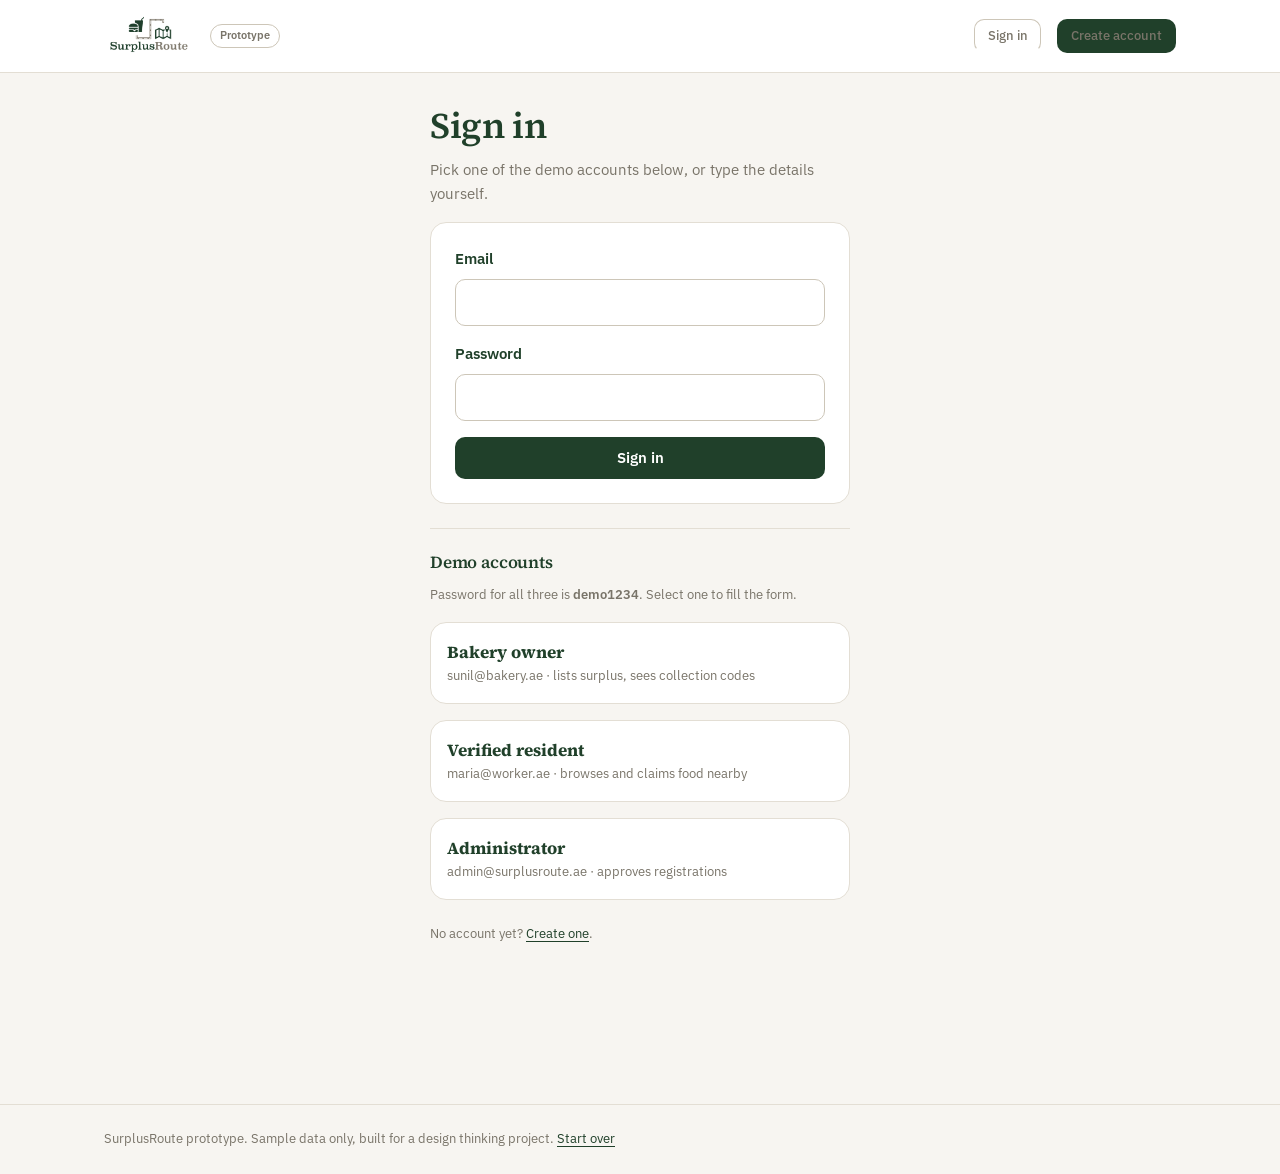
<file: user-claim.html>
<!DOCTYPE html>
<html lang="en">
<head>
<meta charset="utf-8">
<meta name="viewport" content="width=device-width, initial-scale=1">
<title>Your collection code — SurplusRoute</title>
<link rel="stylesheet" href="assets/styles.css">
</head>
<body>
<a class="skip-link" href="#main">Skip to content</a>
<header class="masthead" data-header></header>

<main id="main" class="shell page">
  <div style="max-width:560px;margin-inline:auto">

    <div class="claim-card">
      <p class="eyebrow">Say this at the counter</p>
      <div class="claim-code" id="code">K4M2</div>
      <p class="claim-note" id="where">Al Barsha Bakery House, Al Barsha 1</p>

      <div class="timer-block">
        <div class="timer-value" id="timer">45:00</div>
        <div class="timer-track"><div class="timer-fill" id="fill" style="width:100%"></div></div>
        <p class="claim-note" id="timerNote">Held for you until the timer runs out</p>
      </div>
    </div>

    <div class="card" style="margin-top:1.5rem">
      <div class="stack">
        <div class="row row-between"><span class="muted">Item</span><b id="item">Mixed pastry box</b></div>
        <div class="row row-between"><span class="muted">You pay</span><b id="price">AED 12</b></div>
        <div class="row row-between"><span class="muted">Payment</span><b>Cash at the counter</b></div>
      </div>
      <hr class="divider">
      <p class="muted tight">Nobody at the counter is told why you are collecting this, and the code
      looks the same whether the item is free or discounted.</p>
    </div>

    <div class="row" style="margin-top:1.5rem">
      <a class="btn btn-secondary" href="user-browse.html">Back to listings</a>
      <button class="btn btn-ghost push" type="button" id="cancel">Cancel this claim</button>
    </div>

    <div class="notice notice-warn" id="expired" hidden style="margin-top:1.5rem">
      <p class="tight"><b>This claim expired.</b> The portion went back to the list for someone else.
      <a href="user-browse.html">See what is still available</a>.</p>
    </div>

  </div>
</main>

<footer class="footer" data-footer></footer>
<script src="assets/app.js"></script>
<script>
const user = requireRole('user');
const claim = Store.get('activeClaim', null);

if (!claim) {
  window.location.href = 'user-browse.html';
} else {
  document.getElementById('code').textContent = claim.code;
  document.getElementById('where').textContent = claim.outlet + ', ' + claim.area;
  document.getElementById('item').textContent = claim.item;
  document.getElementById('price').textContent = claim.price;

  const TOTAL = 45 * 60 * 1000;
  const timerEl = document.getElementById('timer');
  const fillEl = document.getElementById('fill');
  const noteEl = document.getElementById('timerNote');

  function tick() {
    const left = claim.expires - Date.now();

    if (left <= 0) {
      timerEl.textContent = '00:00';
      fillEl.style.width = '0%';
      noteEl.textContent = 'Time is up';
      document.getElementById('expired').hidden = false;
      clearInterval(handle);
      return;
    }

    const mins = Math.floor(left / 60000);
    const secs = Math.floor((left % 60000) / 1000);
    timerEl.textContent = String(mins).padStart(2, '0') + ':' + String(secs).padStart(2, '0');
    fillEl.style.width = (left / TOTAL * 100) + '%';

    const urgent = left < 10 * 60 * 1000;
    timerEl.classList.toggle('is-urgent', urgent);
    fillEl.classList.toggle('is-urgent', urgent);
    if (urgent) noteEl.textContent = 'Leave now to collect in time';
  }

  tick();
  const handle = setInterval(tick, 1000);

  document.getElementById('cancel').addEventListener('click', () => {
    Store.set('activeClaim', null);
    window.location.href = 'user-browse.html';
  });
}
</script>
</body>
</html>
</file>
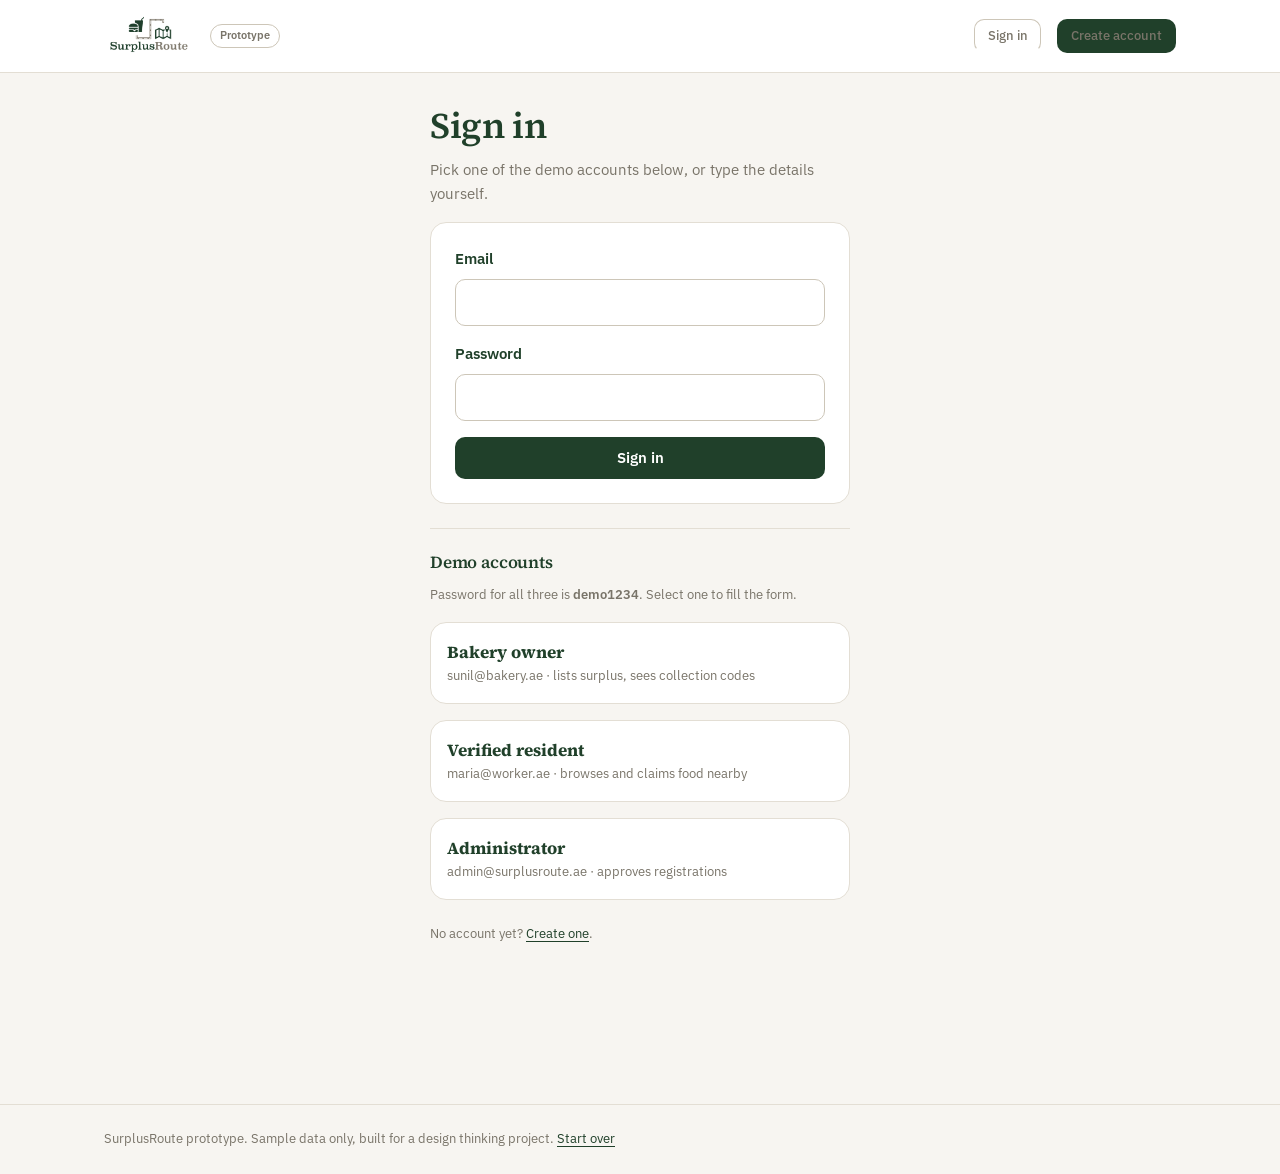
<file: user-claims.html>
<!DOCTYPE html>
<html lang="en">
<head>
<meta charset="utf-8">
<meta name="viewport" content="width=device-width, initial-scale=1">
<title>My collections — SurplusRoute</title>
<link rel="stylesheet" href="assets/styles.css">
</head>
<body>
<a class="skip-link" href="#main">Skip to content</a>
<header class="masthead" data-header></header>

<main id="main" class="shell page">

  <h1 class="tight">My collections</h1>
  <p class="meta" style="margin-bottom:1.5rem">Everything you have claimed, and what it saved you.</p>

  <div class="stat-row" style="margin-bottom:2rem">
    <div class="stat"><b id="sTotal">12</b><span>Collections this month</span></div>
    <div class="stat"><b>AED 186</b><span>Saved against normal prices</span></div>
    <div class="stat"><b>9.4 kg</b><span>Food kept out of waste</span></div>
    <div class="stat"><b>Good</b><span>Collection record</span></div>
  </div>

  <section class="panel" id="activePanel" hidden style="margin-bottom:2rem">
    <div class="panel-head">
      <h2 style="font-size:1.3125rem">Waiting for collection</h2>
      <span class="badge badge-live push">Timer running</span>
    </div>
    <div class="panel-body">
      <div class="row row-between">
        <div>
          <h3 class="tight" id="aItem">Mixed pastry box</h3>
          <p class="meta tight" id="aOutlet">Al Barsha Bakery House</p>
        </div>
        <a class="btn btn-primary push" href="user-claim.html">Show my code</a>
      </div>
    </div>
  </section>

  <section class="panel">
    <div class="panel-head"><h2 style="font-size:1.3125rem">Earlier</h2></div>
    <div class="table-wrap">
      <table>
        <thead>
          <tr><th>Item</th><th>Where</th><th>Date</th><th>Paid</th><th>Status</th></tr>
        </thead>
        <tbody id="rows"></tbody>
      </table>
    </div>
  </section>

</main>

<footer class="footer" data-footer></footer>
<script src="assets/app.js"></script>
<script>
const user = requireRole('user');
const active = Store.get('activeClaim', null);

if (active && active.expires > Date.now()) {
  document.getElementById('activePanel').hidden = false;
  document.getElementById('aItem').textContent = active.item;
  document.getElementById('aOutlet').textContent = active.outlet;
}

document.getElementById('rows').innerHTML = SEED_CLAIMS.map(c => `
  <tr>
    <td><b>${c.item}</b></td>
    <td class="meta">${c.outlet}</td>
    <td class="meta">${c.when}</td>
    <td>${c.paid}</td>
    <td><span class="badge ${c.status === 'Collected' ? 'badge-discount' : 'badge-quiet'}">${c.status}</span></td>
  </tr>`).join('');
</script>
</body>
</html>
</file>
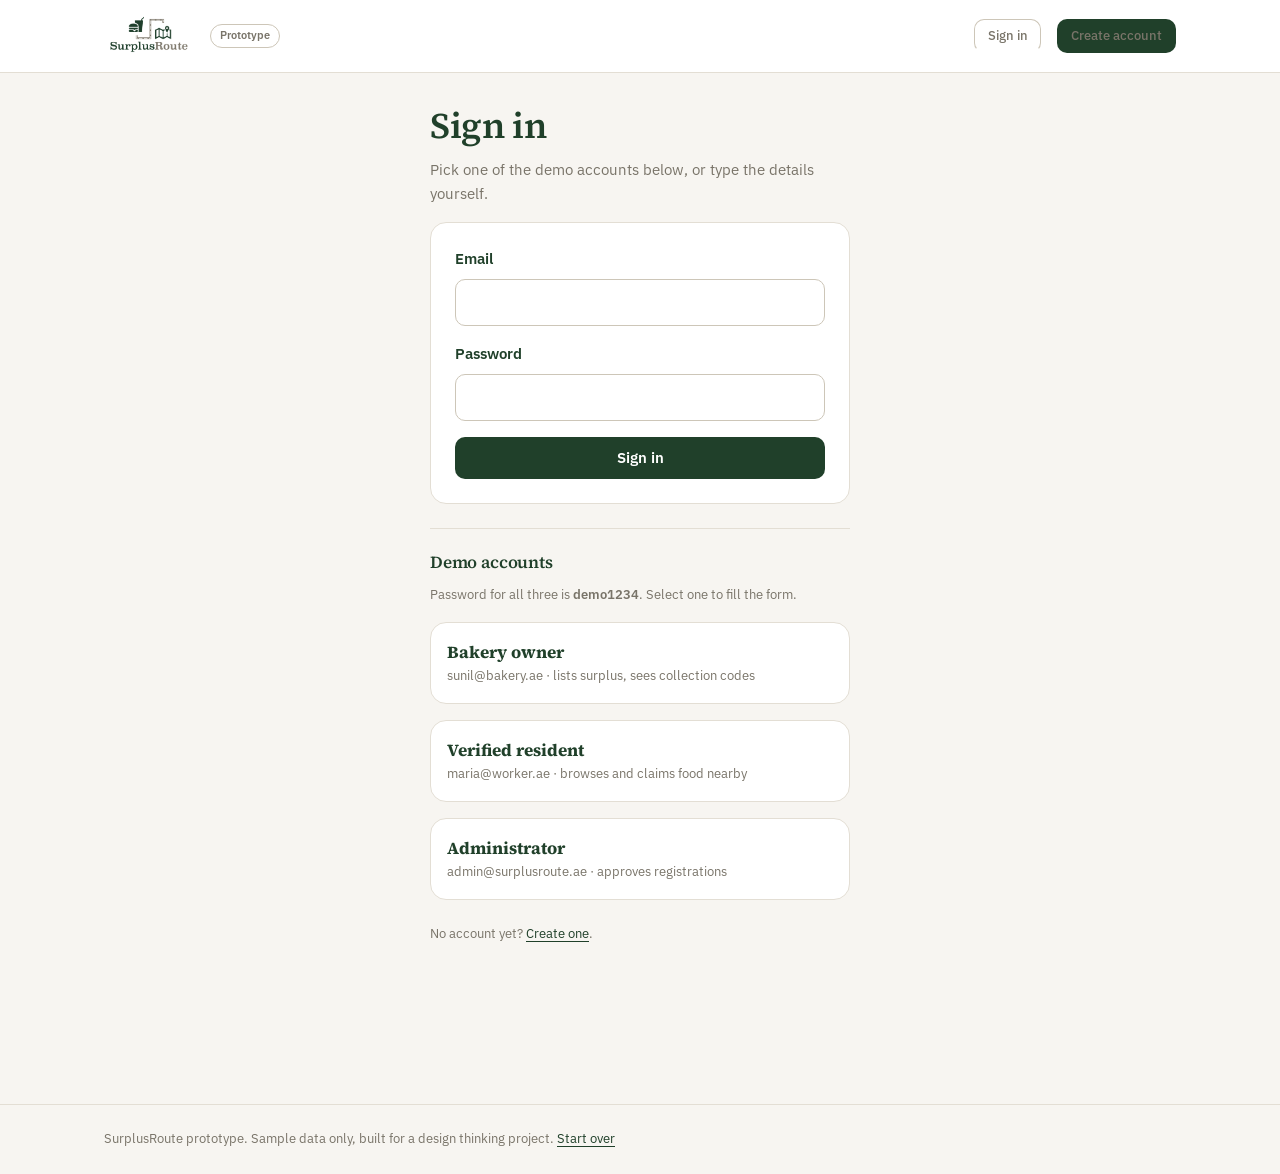
<file: user-listing.html>
<!DOCTYPE html>
<html lang="en">
<head>
<meta charset="utf-8">
<meta name="viewport" content="width=device-width, initial-scale=1">
<title>Listing — SurplusRoute</title>
<link rel="stylesheet" href="assets/styles.css">
</head>
<body>
<a class="skip-link" href="#main">Skip to content</a>
<header class="masthead" data-header></header>

<main id="main" class="shell page">
  <p class="eyebrow"><a href="user-browse.html">Back to available food</a></p>

  <div class="split" style="align-items:start">
    <div>
      <span class="badge" id="tag">Free</span>
      <h1 style="margin-top:.75rem" id="title">Mixed pastry box</h1>
      <p class="lede" id="outlet">Al Barsha Bakery House</p>

      <div class="card" style="margin-top:1.5rem">
        <div class="stack">
          <div class="row row-between"><span class="muted">You pay</span><span class="price" id="price">Free</span></div>
          <hr class="divider" style="margin:0">
          <div class="row row-between"><span class="muted">Portions left</span><b id="left">4</b></div>
          <div class="row row-between"><span class="muted">Collect by</span><b id="closes">22:30</b></div>
          <div class="row row-between"><span class="muted">Distance</span><b id="dist">0.7 km</b></div>
          <div class="row row-between"><span class="muted">Where</span><b id="area">Al Barsha 1</b></div>
        </div>
      </div>
    </div>

    <div>
      <div class="card">
        <h3>When you claim this</h3>
        <ol class="stack" style="padding-left:1.1rem;margin:0 0 1.5rem">
          <li class="muted">You get a four-character code and 45 minutes to arrive.</li>
          <li class="muted">Walk in and say the code at the counter.</li>
          <li class="muted">Take the food and go. Nothing else is asked.</li>
        </ol>
        <button class="btn btn-primary btn-block btn-lg" id="claimBtn" type="button">Claim a portion</button>
        <p class="meta" style="text-align:center;margin:.75rem 0 0">Claiming holds it for you. Not
        collecting twice in a row pauses your account.</p>
      </div>
    </div>
  </div>
</main>

<footer class="footer" data-footer></footer>
<script src="assets/app.js"></script>
<script>
const user = requireRole('user');
const params = new URLSearchParams(location.search);
const listing = findListing(params.get('id')) || listings()[0];

if (listing) {
  const free = listing.type === 'free';
  const tag = document.getElementById('tag');
  tag.textContent = free ? 'Free' : listing.discount + '% off';
  tag.className = 'badge ' + (free ? 'badge-free' : 'badge-discount');

  document.getElementById('title').textContent = listing.item;
  document.getElementById('outlet').textContent = listing.outlet;
  document.getElementById('price').innerHTML = free ? 'Free' : '<s>' + money(listing.was) + '</s>' + money(listing.now);
  document.getElementById('left').textContent = listing.portions - listing.claimed;
  document.getElementById('closes').textContent = listing.closes;
  document.getElementById('dist').textContent = listing.distance + ' km';
  document.getElementById('area').textContent = listing.area;

  document.getElementById('claimBtn').addEventListener('click', () => {
    Store.set('activeClaim', {
      id: listing.id,
      item: listing.item,
      outlet: listing.outlet,
      area: listing.area,
      price: free ? 'Free' : money(listing.now),
      code: makeCode(),
      expires: Date.now() + 45 * 60 * 1000
    });
    window.location.href = 'user-claim.html';
  });
}
</script>
</body>
</html>
</file>
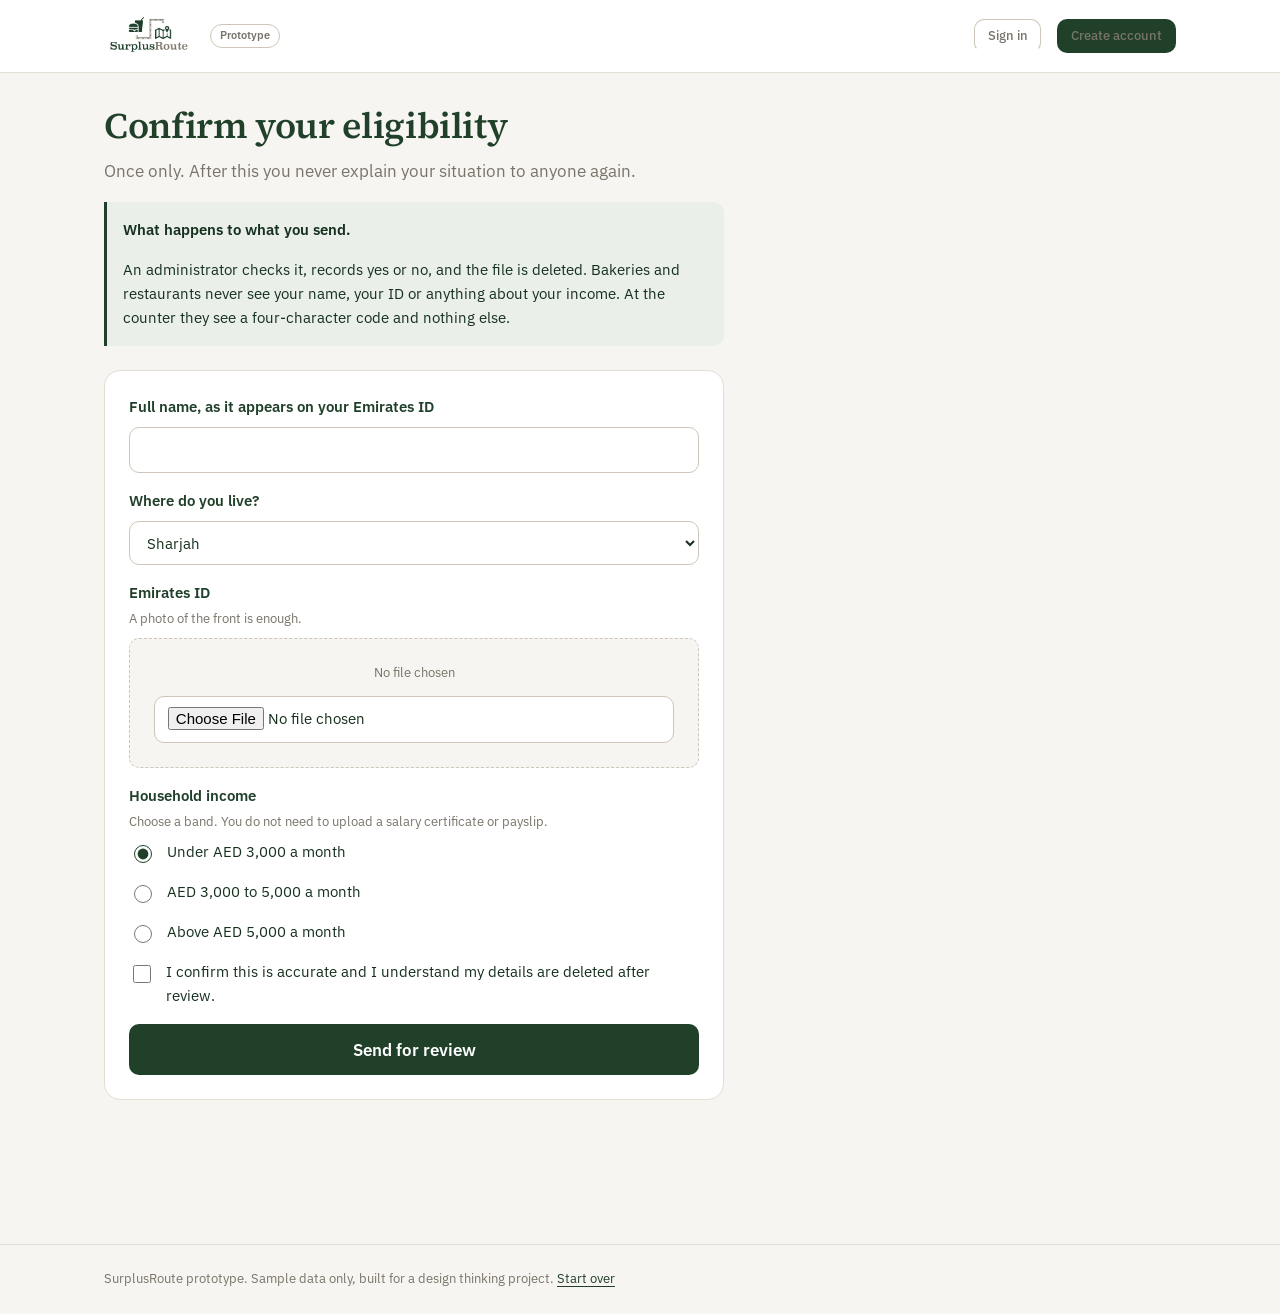
<file: user-verify.html>
<!DOCTYPE html>
<html lang="en">
<head>
<meta charset="utf-8">
<meta name="viewport" content="width=device-width, initial-scale=1">
<title>Confirm your eligibility — SurplusRoute</title>
<link rel="stylesheet" href="assets/styles.css">
</head>
<body>
<a class="skip-link" href="#main">Skip to content</a>
<header class="masthead" data-header></header>

<main id="main" class="shell page">
  <div style="max-width:620px">
    <h1>Confirm your eligibility</h1>
    <p class="lede">Once only. After this you never explain your situation to anyone again.</p>

    <div class="notice" style="margin-bottom:1.5rem">
      <p><b>What happens to what you send.</b></p>
      <p class="tight">An administrator checks it, records yes or no, and the file is deleted. Bakeries and
      restaurants never see your name, your ID or anything about your income. At the counter they see a
      four-character code and nothing else.</p>
    </div>

    <form class="card" id="verifyForm" novalidate>

      <div class="field">
        <label for="vname">Full name, as it appears on your Emirates ID</label>
        <input type="text" id="vname" required>
      </div>

      <div class="field">
        <label for="emirate">Where do you live?</label>
        <select id="emirate">
          <option>Dubai</option>
          <option selected>Sharjah</option>
          <option>Ajman</option>
          <option>Abu Dhabi</option>
          <option>Ras Al Khaimah</option>
          <option>Fujairah</option>
          <option>Umm Al Quwain</option>
        </select>
      </div>

      <div class="field">
        <label for="idupload">Emirates ID</label>
        <p class="hint">A photo of the front is enough.</p>
        <div class="dropzone">
          <p class="meta tight" style="margin-bottom:.75rem">No file chosen</p>
          <input type="file" id="idupload" accept="image/*">
        </div>
      </div>

      <div class="field">
        <label>Household income</label>
        <p class="hint">Choose a band. You do not need to upload a salary certificate or payslip.</p>
        <div class="stack">
          <div class="checkline">
            <input type="radio" name="band" id="b1" checked>
            <label for="b1">Under AED 3,000 a month</label>
          </div>
          <div class="checkline">
            <input type="radio" name="band" id="b2">
            <label for="b2">AED 3,000 to 5,000 a month</label>
          </div>
          <div class="checkline">
            <input type="radio" name="band" id="b3">
            <label for="b3">Above AED 5,000 a month</label>
          </div>
        </div>
      </div>

      <div class="checkline">
        <input type="checkbox" id="declare" required>
        <label for="declare">I confirm this is accurate and I understand my details are deleted after review.</label>
      </div>

      <button class="btn btn-primary btn-block btn-lg" type="submit">Send for review</button>
    </form>

    <div class="card" id="sent" hidden style="margin-top:1.5rem;text-align:center">
      <h2>Sent for review</h2>
      <p class="muted">Most registrations are reviewed within a day. You can look at what is available
      near you in the meantime, and claim once you are approved.</p>
      <a class="btn btn-primary" href="user-browse.html">See what is available</a>
    </div>
  </div>
</main>

<footer class="footer" data-footer></footer>
<script src="assets/app.js"></script>
<script>
document.getElementById('verifyForm').addEventListener('submit', e => {
  e.preventDefault();
  Store.set('verified', true);
  document.getElementById('verifyForm').hidden = true;
  document.getElementById('sent').hidden = false;
  window.scrollTo({ top: 0, behavior: 'smooth' });
});
</script>
</body>
</html>
</file>
<file: assets/styles.css>
/* ============================================================
   SurplusRoute — design system
   Brand: #20402a (forest), #797469 (stone), #f7f5f1 (paper)
   Fonts are self-hosted, so the site needs no external requests.
   ============================================================ */

@font-face { font-family: 'IBM Plex Sans'; font-style: normal; font-weight: 400;
  src: url('fonts/ibm-plex-sans-latin-400-normal.woff2') format('woff2'); font-display: swap; }
@font-face { font-family: 'IBM Plex Sans'; font-style: italic; font-weight: 400;
  src: url('fonts/ibm-plex-sans-latin-400-italic.woff2') format('woff2'); font-display: swap; }
@font-face { font-family: 'IBM Plex Sans'; font-style: normal; font-weight: 500;
  src: url('fonts/ibm-plex-sans-latin-500-normal.woff2') format('woff2'); font-display: swap; }
@font-face { font-family: 'IBM Plex Sans'; font-style: normal; font-weight: 600;
  src: url('fonts/ibm-plex-sans-latin-600-normal.woff2') format('woff2'); font-display: swap; }

@font-face { font-family: 'Source Serif 4'; font-style: normal; font-weight: 400;
  src: url('fonts/source-serif-4-latin-400-normal.woff2') format('woff2'); font-display: swap; }
@font-face { font-family: 'Source Serif 4'; font-style: normal; font-weight: 600;
  src: url('fonts/source-serif-4-latin-600-normal.woff2') format('woff2'); font-display: swap; }
@font-face { font-family: 'Source Serif 4'; font-style: normal; font-weight: 700;
  src: url('fonts/source-serif-4-latin-700-normal.woff2') format('woff2'); font-display: swap; }

:root {
  /* colour */
  --forest: #20402a;
  --forest-deep: #16301e;
  --forest-tint: #eaefe9;
  --stone: #797469;
  --stone-light: #9a958a;
  --paper: #f7f5f1;
  --surface: #ffffff;
  --line: #e3ded4;
  --line-strong: #cdc6b8;
  --rust: #7d3a24;
  --rust-tint: #f6ece7;

  /* type */
  --sans: 'IBM Plex Sans', system-ui, -apple-system, 'Segoe UI', sans-serif;
  --serif: 'Source Serif 4', Georgia, 'Times New Roman', serif;

  /* scale */
  --step--1: 0.8125rem;
  --step-0: 0.9375rem;
  --step-1: 1.0625rem;
  --step-2: 1.3125rem;
  --step-3: 1.6875rem;
  --step-4: 2.25rem;
  --step-5: 3rem;

  /* space */
  --s1: 0.25rem;
  --s2: 0.5rem;
  --s3: 0.75rem;
  --s4: 1rem;
  --s5: 1.5rem;
  --s6: 2rem;
  --s7: 3rem;
  --s8: 4.5rem;

  --radius: 10px;
  --radius-lg: 16px;
  --shell: 1120px;
}

*, *::before, *::after { box-sizing: border-box; }

html { -webkit-text-size-adjust: 100%; scroll-padding-top: 88px; }

body {
  margin: 0;
  background: var(--paper);
  color: var(--forest-deep);
  font-family: var(--sans);
  font-size: var(--step-0);
  line-height: 1.6;
  -webkit-font-smoothing: antialiased;
}

h1, h2, h3, h4 {
  font-family: var(--serif);
  color: var(--forest);
  line-height: 1.15;
  margin: 0 0 var(--s3);
  font-weight: 600;
  letter-spacing: -0.01em;
}

h1 { font-size: var(--step-4); }
h2 { font-size: var(--step-3); }
h3 { font-size: var(--step-2); }
h4 { font-size: var(--step-1); }

p { margin: 0 0 var(--s4); max-width: 68ch; }

a { color: var(--forest); text-decoration-thickness: 1px; text-underline-offset: 3px; }

:focus-visible {
  outline: 2px solid var(--forest);
  outline-offset: 2px;
  border-radius: 4px;
}

img { max-width: 100%; height: auto; }

/* ---------- layout ---------- */

.shell {
  width: 100%;
  max-width: var(--shell);
  margin-inline: auto;
  padding-inline: var(--s5);
}

.page { padding-block: var(--s6) var(--s8); }

.stack > * + * { margin-top: var(--s4); }
.stack-lg > * + * { margin-top: var(--s6); }

.grid { display: grid; gap: var(--s4); }
.grid-2 { grid-template-columns: 1fr; }
.grid-3 { grid-template-columns: 1fr; }

@media (min-width: 720px) {
  .grid-2 { grid-template-columns: 1fr 1fr; }
  .grid-3 { grid-template-columns: repeat(3, 1fr); }
}

.row {
  display: flex;
  gap: var(--s3);
  align-items: center;
  flex-wrap: wrap;
}
.row-between { justify-content: space-between; }
.push { margin-left: auto; }

/* ---------- header ---------- */

.masthead {
  background: var(--surface);
  border-bottom: 1px solid var(--line);
  position: sticky;
  top: 0;
  z-index: 40;
}

.masthead-inner {
  display: flex;
  align-items: center;
  gap: var(--s4);
  min-height: 72px;
  padding-block: var(--s2);
}

.brand { display: flex; align-items: center; gap: var(--s2); text-decoration: none; flex-shrink: 0; }
.brand img { height: 44px; width: auto; display: block; }

.chip-demo {
  font-size: 0.6875rem;
  font-weight: 600;
  color: var(--stone);
  border: 1px solid var(--line-strong);
  border-radius: 999px;
  padding: 2px 9px;
  white-space: nowrap;
}

.nav { display: flex; gap: var(--s4); align-items: center; margin-left: auto; }

.nav a {
  color: var(--stone);
  text-decoration: none;
  font-size: var(--step--1);
  font-weight: 500;
  padding-block: var(--s2);
  border-bottom: 2px solid transparent;
}
.nav a:hover { color: var(--forest); }
.nav a[aria-current="page"] { color: var(--forest); border-bottom-color: var(--forest); }

.nav-toggle {
  display: none;
  margin-left: auto;
  background: none;
  border: 1px solid var(--line-strong);
  border-radius: var(--radius);
  padding: var(--s2) var(--s3);
  font: inherit;
  font-size: var(--step--1);
  color: var(--forest);
  cursor: pointer;
}

@media (max-width: 719px) {
  .nav-toggle { display: block; }
  .nav {
    display: none;
    position: absolute;
    top: 100%;
    left: 0;
    right: 0;
    background: var(--surface);
    border-bottom: 1px solid var(--line);
    flex-direction: column;
    align-items: stretch;
    gap: 0;
    padding: var(--s2) var(--s5) var(--s4);
  }
  .nav.is-open { display: flex; }
  .nav a { padding-block: var(--s3); border-bottom: 1px solid var(--line); }
  .nav a[aria-current="page"] { border-bottom-color: var(--forest); }
}

/* ---------- buttons ---------- */

.btn {
  display: inline-flex;
  align-items: center;
  justify-content: center;
  gap: var(--s2);
  font: inherit;
  font-weight: 600;
  font-size: var(--step-0);
  line-height: 1.2;
  padding: 0.7rem 1.25rem;
  border-radius: var(--radius);
  border: 1px solid transparent;
  cursor: pointer;
  text-decoration: none;
  transition: background-color .15s ease, border-color .15s ease, color .15s ease;
}

.btn-primary { background: var(--forest); color: #fff; }
.btn-primary:hover { background: var(--forest-deep); }

.btn-secondary { background: var(--surface); color: var(--forest); border-color: var(--line-strong); }
.btn-secondary:hover { border-color: var(--forest); }

.btn-ghost { background: transparent; color: var(--stone); padding-inline: var(--s3); }
.btn-ghost:hover { color: var(--forest); }

.btn-danger { background: var(--surface); color: var(--rust); border-color: #e0c5ba; }
.btn-danger:hover { background: var(--rust-tint); }

.btn-block { width: 100%; }
.btn-lg { font-size: var(--step-1); padding: 0.9rem 1.6rem; }
.btn-sm { font-size: var(--step--1); padding: 0.45rem 0.8rem; }

.btn:disabled { opacity: .45; cursor: not-allowed; }

/* ---------- surfaces ---------- */

.card {
  background: var(--surface);
  border: 1px solid var(--line);
  border-radius: var(--radius-lg);
  padding: var(--s5);
}

.card-tight { padding: var(--s4); }

.panel {
  background: var(--surface);
  border: 1px solid var(--line);
  border-radius: var(--radius-lg);
  overflow: hidden;
}

.panel-head {
  padding: var(--s4) var(--s5);
  border-bottom: 1px solid var(--line);
  display: flex;
  align-items: center;
  gap: var(--s3);
  flex-wrap: wrap;
}
.panel-head h2, .panel-head h3 { margin: 0; }
.panel-body { padding: var(--s5); }

/* ---------- text helpers ---------- */

.lede { font-size: var(--step-1); color: var(--stone); max-width: 60ch; }
.meta { font-size: var(--step--1); color: var(--stone); }
.muted { color: var(--stone); }
.tight { margin-bottom: 0; }
.serif-num { font-family: var(--serif); font-weight: 600; }

.eyebrow {
  font-size: var(--step--1);
  font-weight: 600;
  color: var(--stone);
  margin-bottom: var(--s2);
}

/* ---------- badges ---------- */

.badge {
  display: inline-flex;
  align-items: center;
  gap: var(--s1);
  font-size: var(--step--1);
  font-weight: 600;
  padding: 3px 10px;
  border-radius: 999px;
  white-space: nowrap;
}

.badge-free { background: var(--forest); color: #fff; }
.badge-discount { background: var(--forest-tint); color: var(--forest); }
.badge-quiet { background: var(--paper); color: var(--stone); border: 1px solid var(--line); }
.badge-live { background: var(--rust-tint); color: var(--rust); }

/* ---------- forms ---------- */

.field { margin-bottom: var(--s4); }

.field label {
  display: block;
  font-weight: 600;
  font-size: var(--step-0);
  margin-bottom: var(--s2);
  color: var(--forest);
}

.field .hint { font-size: var(--step--1); color: var(--stone); margin: calc(var(--s1) * -1) 0 var(--s2); }

input[type="text"], input[type="email"], input[type="password"], input[type="number"],
input[type="time"], input[type="file"], select, textarea {
  width: 100%;
  font: inherit;
  font-size: var(--step-0);
  color: var(--forest-deep);
  background: var(--surface);
  border: 1px solid var(--line-strong);
  border-radius: var(--radius);
  padding: 0.65rem 0.8rem;
}

input:focus, select:focus, textarea:focus {
  outline: 2px solid var(--forest);
  outline-offset: -1px;
  border-color: var(--forest);
}

textarea { min-height: 96px; resize: vertical; }

.choice-set { display: grid; gap: var(--s3); grid-template-columns: 1fr 1fr; }

.choice {
  position: relative;
  border: 1px solid var(--line-strong);
  border-radius: var(--radius);
  padding: var(--s4);
  cursor: pointer;
  background: var(--surface);
  display: block;
}
.choice input { position: absolute; opacity: 0; pointer-events: none; }
.choice strong { display: block; color: var(--forest); font-size: var(--step-1); font-family: var(--serif); }
.choice span { font-size: var(--step--1); color: var(--stone); }
.choice:has(input:checked) { border-color: var(--forest); box-shadow: inset 0 0 0 1px var(--forest); background: var(--forest-tint); }
.choice:has(input:focus-visible) { outline: 2px solid var(--forest); outline-offset: 2px; }

input[type="range"] { width: 100%; accent-color: var(--forest); }

.checkline { display: flex; gap: var(--s3); align-items: flex-start; margin-bottom: var(--s4); }
.checkline input { margin-top: 5px; width: 18px; height: 18px; accent-color: var(--forest); flex-shrink: 0; }
.checkline label { font-weight: 400; font-size: var(--step-0); color: var(--forest-deep); margin: 0; }

.dropzone {
  border: 1px dashed var(--line-strong);
  border-radius: var(--radius);
  padding: var(--s5);
  text-align: center;
  background: var(--paper);
}

/* ---------- route motif (from the logo) ---------- */

.route-steps {
  list-style: none;
  margin: 0;
  padding: 0;
  display: grid;
  gap: var(--s5);
  position: relative;
}

.route-steps li { position: relative; padding-left: 2.75rem; }

.route-steps li::before {
  content: attr(data-step);
  position: absolute;
  left: 0;
  top: 0;
  width: 1.9rem;
  height: 1.9rem;
  border-radius: 50%;
  background: var(--forest);
  color: #fff;
  font-family: var(--serif);
  font-weight: 600;
  display: grid;
  place-items: center;
  font-size: var(--step-0);
}

.route-steps li::after {
  content: "";
  position: absolute;
  left: 0.95rem;
  top: 2.1rem;
  bottom: -1.5rem;
  border-left: 2px dashed var(--line-strong);
}

.route-steps li:last-child::after { display: none; }

@media (min-width: 860px) {
  .route-steps { grid-template-columns: repeat(3, 1fr); gap: var(--s5); }
  .route-steps li { padding-left: 0; padding-top: 2.75rem; }
  .route-steps li::after {
    left: 2.1rem; right: -1.5rem; top: 0.95rem; bottom: auto;
    border-left: 0; border-top: 2px dashed var(--line-strong);
  }
}

/* ---------- listing cards ---------- */

.listing-list { display: grid; gap: var(--s4); }

@media (min-width: 760px) {
  .listing-list { grid-template-columns: repeat(auto-fill, minmax(300px, 1fr)); }
}

.listing {
  background: var(--surface);
  border: 1px solid var(--line);
  border-radius: var(--radius-lg);
  padding: var(--s4);
  display: flex;
  flex-direction: column;
  gap: var(--s3);
  text-decoration: none;
  color: inherit;
}

a.listing:hover { border-color: var(--forest); }

.listing-top { display: flex; align-items: flex-start; gap: var(--s3); }
.listing-title { font-family: var(--serif); font-size: var(--step-2); color: var(--forest); margin: 0; line-height: 1.2; }
.listing-outlet { font-size: var(--step--1); color: var(--stone); margin: 2px 0 0; }

.listing-facts {
  display: flex;
  gap: var(--s4);
  font-size: var(--step--1);
  color: var(--stone);
  border-top: 1px solid var(--line);
  padding-top: var(--s3);
  margin-top: auto;
  flex-wrap: wrap;
}

.listing-facts b { color: var(--forest); font-weight: 600; }

.price { font-family: var(--serif); font-size: var(--step-2); color: var(--forest); font-weight: 600; }
.price s { color: var(--stone-light); font-size: var(--step-0); font-weight: 400; margin-right: var(--s2); }

/* ---------- tables ---------- */

.table-wrap { overflow-x: auto; }

table { width: 100%; border-collapse: collapse; font-size: var(--step-0); }

th {
  text-align: left;
  font-weight: 600;
  font-size: var(--step--1);
  color: var(--stone);
  padding: var(--s3) var(--s4);
  border-bottom: 1px solid var(--line);
  white-space: nowrap;
}

td { padding: var(--s4); border-bottom: 1px solid var(--line); vertical-align: middle; }
tr:last-child td { border-bottom: 0; }

.code-cell {
  font-family: var(--serif);
  font-weight: 700;
  font-size: var(--step-1);
  letter-spacing: 0.08em;
  color: var(--forest);
}

/* ---------- stats ---------- */

.stat-row { display: grid; gap: var(--s4); grid-template-columns: repeat(2, 1fr); }
@media (min-width: 760px) { .stat-row { grid-template-columns: repeat(4, 1fr); } }

.stat {
  background: var(--surface);
  border: 1px solid var(--line);
  border-radius: var(--radius-lg);
  padding: var(--s4);
}
.stat b { display: block; font-family: var(--serif); font-size: var(--step-3); color: var(--forest); line-height: 1.1; }
.stat span { font-size: var(--step--1); color: var(--stone); }

/* ---------- the claim screen (the one bold moment) ---------- */

.claim-card {
  background: var(--forest);
  color: #fff;
  border-radius: var(--radius-lg);
  padding: var(--s6) var(--s5);
  text-align: center;
}

.claim-card .eyebrow { color: #b9cbbc; }

.claim-code {
  font-family: var(--serif);
  font-weight: 700;
  font-size: clamp(3rem, 16vw, 5rem);
  letter-spacing: 0.12em;
  line-height: 1;
  margin: var(--s3) 0 var(--s4);
  color: #fff;
}

.claim-note { color: #cddccf; font-size: var(--step-0); margin: 0 auto; max-width: 34ch; }

.timer-block { margin-top: var(--s5); }

.timer-value {
  font-family: var(--serif);
  font-size: var(--step-3);
  font-weight: 600;
  color: #fff;
}

.timer-value.is-urgent { color: #f0b9a5; }

.timer-track {
  height: 3px;
  border-radius: 2px;
  position: relative;
  margin: var(--s3) 0 var(--s3);
  background-image: repeating-linear-gradient(
    to right,
    rgba(255,255,255,.34) 0 8px,
    transparent 8px 14px
  );
}

.timer-fill {
  position: absolute;
  top: 0;
  left: 0;
  height: 3px;
  border-radius: 2px;
  background: #fff;
  transition: width 1s linear;
}

.timer-fill.is-urgent { background: #f0b9a5; }

/* ---------- misc ---------- */

.notice {
  border-left: 3px solid var(--forest);
  background: var(--forest-tint);
  padding: var(--s4);
  border-radius: 0 var(--radius) var(--radius) 0;
  font-size: var(--step-0);
}
.notice p:last-child { margin-bottom: 0; }

.notice-warn { border-left-color: var(--rust); background: var(--rust-tint); }

.empty {
  text-align: center;
  padding: var(--s7) var(--s5);
  border: 1px dashed var(--line-strong);
  border-radius: var(--radius-lg);
}

.divider { border: 0; border-top: 1px solid var(--line); margin-block: var(--s5); }

.auth-shell { max-width: 420px; margin-inline: auto; }

.split {
  display: grid;
  gap: var(--s6);
  align-items: center;
}
@media (min-width: 900px) { .split { grid-template-columns: 1.05fr 0.95fr; gap: var(--s8); } }

.footer p { max-width: none; }

.footer {
  border-top: 1px solid var(--line);
  margin-top: var(--s8);
  padding-block: var(--s5);
  font-size: var(--step--1);
  color: var(--stone);
}

.sr-only {
  position: absolute; width: 1px; height: 1px; padding: 0; margin: -1px;
  overflow: hidden; clip: rect(0,0,0,0); white-space: nowrap; border: 0;
}

.skip-link {
  position: absolute; left: -9999px; top: 0; background: var(--forest); color: #fff;
  padding: var(--s3) var(--s4); z-index: 100; border-radius: 0 0 var(--radius) 0;
}
.skip-link:focus { left: 0; }

@media (prefers-reduced-motion: reduce) {
  *, *::before, *::after { animation-duration: .01ms !important; transition-duration: .01ms !important; }
}
</file>
